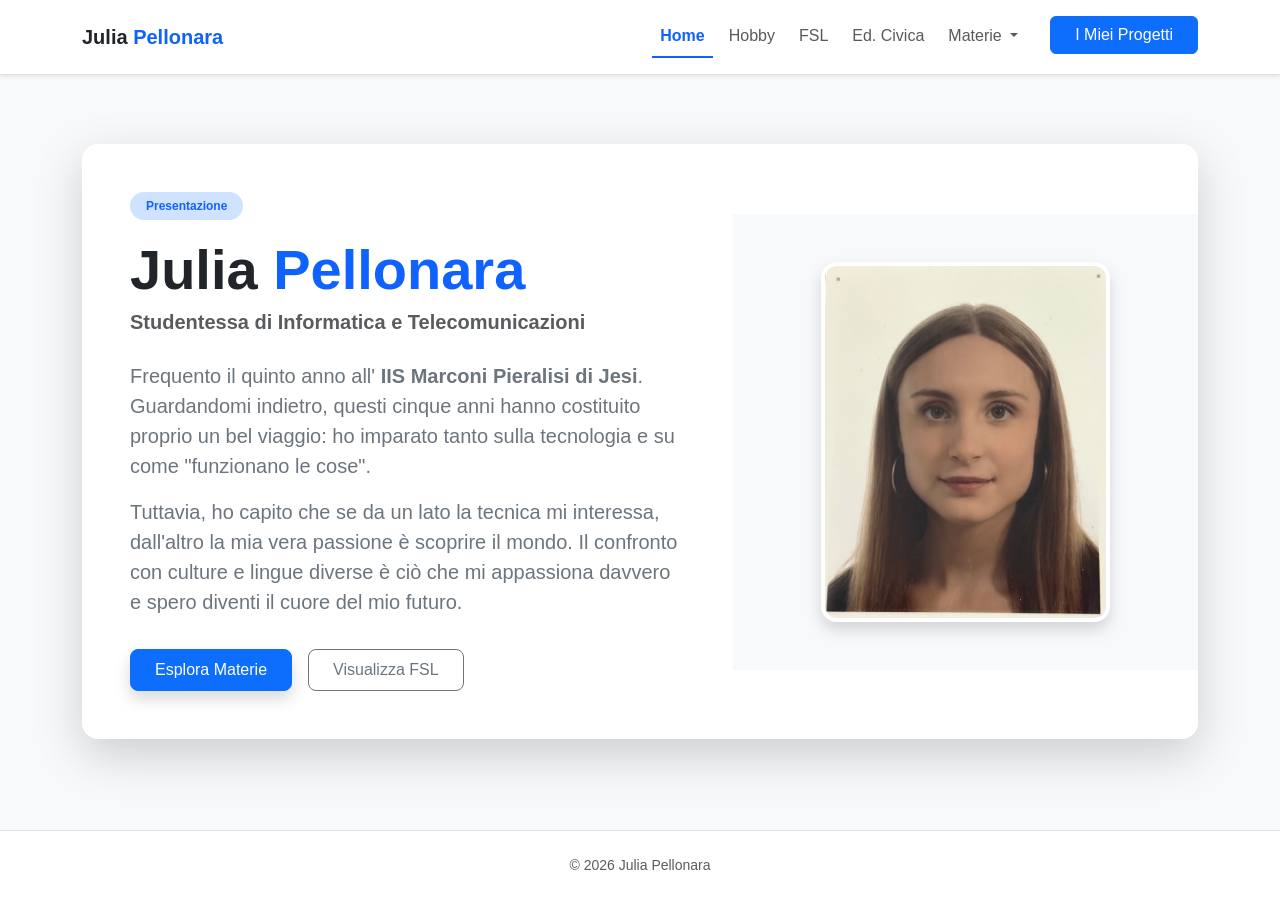
<file: index.html>
<!DOCTYPE html>
<html lang="it">
<head>
    <meta charset="UTF-8">
    <meta name="viewport" content="width=device-width, initial-scale=1.0">
    <title>Portfolio | Home</title>
    <link href="https://cdn.jsdelivr.net/npm/bootstrap@5.3.2/dist/css/bootstrap.min.css" rel="stylesheet">
    <link rel="stylesheet" href="style.css">
</head>
<body class="d-flex flex-column min-vh-100 bg-light">

    <nav class="navbar navbar-expand-lg navbar-light bg-white border-bottom shadow-sm sticky-top py-3">
        <div class="container">
            <a class="navbar-brand fw-bold text-primary" href="index.html">
                <span class="text-dark">Julia</span> Pellonara
            </a>
            <button class="navbar-toggler border-0" type="button" data-bs-toggle="collapse" data-bs-target="#navbarNav">
                <span class="navbar-toggler-icon"></span>
            </button>
            <div class="collapse navbar-collapse" id="navbarNav">
                <ul class="navbar-nav ms-auto gap-2">
                    <li class="nav-item"><a class="nav-link active fw-bold" href="index.html">Home</a></li>
                    <li class="nav-item"><a class="nav-link " href="hobby.html">Hobby</a></li>
                    <li class="nav-item"><a class="nav-link " href="pcto.html">FSL</a></li>
                    <li class="nav-item"><a class="nav-link " href="edcivica.html">Ed. Civica</a></li>
                    <li class="nav-item dropdown">
                        <a class="nav-link dropdown-toggle " href="#" id="navbarDropdown" role="button" data-bs-toggle="dropdown">
                            Materie
                        </a>
                        <ul class="dropdown-menu border-0 shadow-sm mt-2">
                            <li><a class="dropdown-item py-2" href="scientifiche.html">Area Scientifica</a></li>
                            <li><a class="dropdown-item py-2" href="umanistiche.html">Area Umanistica</a></li>
                        </ul>
                    </li>
                    <li class="nav-item"><a class="btn btn-primary px-4 ms-lg-3" href="progetti.html">I Miei Progetti</a></li>
                </ul>
            </div>
        </div>
    </nav>

   <main class="py-5 my-auto">
    <div class="container">
        <div class="card border-0 shadow-lg rounded-4 overflow-hidden bg-white">
            <div class="row g-0 align-items-center">
                
                <div class="col-lg-7 p-4 p-md-5 order-2 order-lg-1">
                    <div class="mb-3">
                        <span class="badge bg-primary-subtle text-primary px-3 py-2 rounded-pill fw-semibold">
                            Presentazione
                        </span>
                    </div>
                    
                    <h1 class="display-4 fw-bold text-dark mb-1">
                        Julia <span class="text-primary">Pellonara</span>
                    </h1>
                    <p class="text-muted fw-semibold mb-4 fs-5">Studentessa di Informatica e Telecomunicazioni</p>
                    
                    <div class="text-secondary lh-base fs-5">
                        <p class="mb-3">
                            Frequento il quinto anno all' <strong>IIS Marconi Pieralisi di Jesi</strong>. Guardandomi indietro, questi cinque anni hanno costituito proprio un bel viaggio: ho imparato tanto sulla tecnologia e su come "funzionano le cose".
                        </p>
                        <p class="mb-4">
                            Tuttavia, ho capito che se da un lato la tecnica mi interessa, dall'altro la mia vera passione è scoprire il mondo. Il confronto con culture e lingue diverse è ciò che mi appassiona davvero e spero diventi il cuore del mio futuro.
                        </p>
                    </div>
                    
                    <div class="d-flex flex-wrap gap-3 pt-2">
                        <a href="scientifiche.html" class="btn btn-primary btn-lg px-4 py-2 shadow rounded-3 fs-6">
                            Esplora Materie
                        </a>
                        <a href="pcto.html" class="btn btn-outline-secondary btn-lg px-4 py-2 rounded-3 fs-6">
                            Visualizza FSL
                        </a>
                    </div>
                </div>
                
                <div class="col-lg-5 order-1 order-lg-2 bg-light p-4 p-lg-5 text-center d-flex align-items-center justify-content-center" style="min-height: 400px;">
                    <div class="position-relative">
                        <img src="images/fotoProfilo.jpg" 
                             alt="Foto profilo Julia Pellonara" 
                             class="img-fluid rounded-4 shadow border border-4 border-white hover-lift" 
                             style="max-height: 360px; object-fit: cover; width: 100%; min-width: 260px;">
                    </div>
                </div>

            </div>
        </div>
    </div>
</main>

    <footer class="bg-white border-top py-4 mt-auto">
        <div class="container text-center">
            <p class="mb-0 text-muted small">&copy; 2026 Julia Pellonara</p>
        </div>
    </footer>

    <script src="https://cdn.jsdelivr.net/npm/bootstrap@5.3.2/dist/js/bootstrap.bundle.min.js"></script>
</body>
</html>
</file>
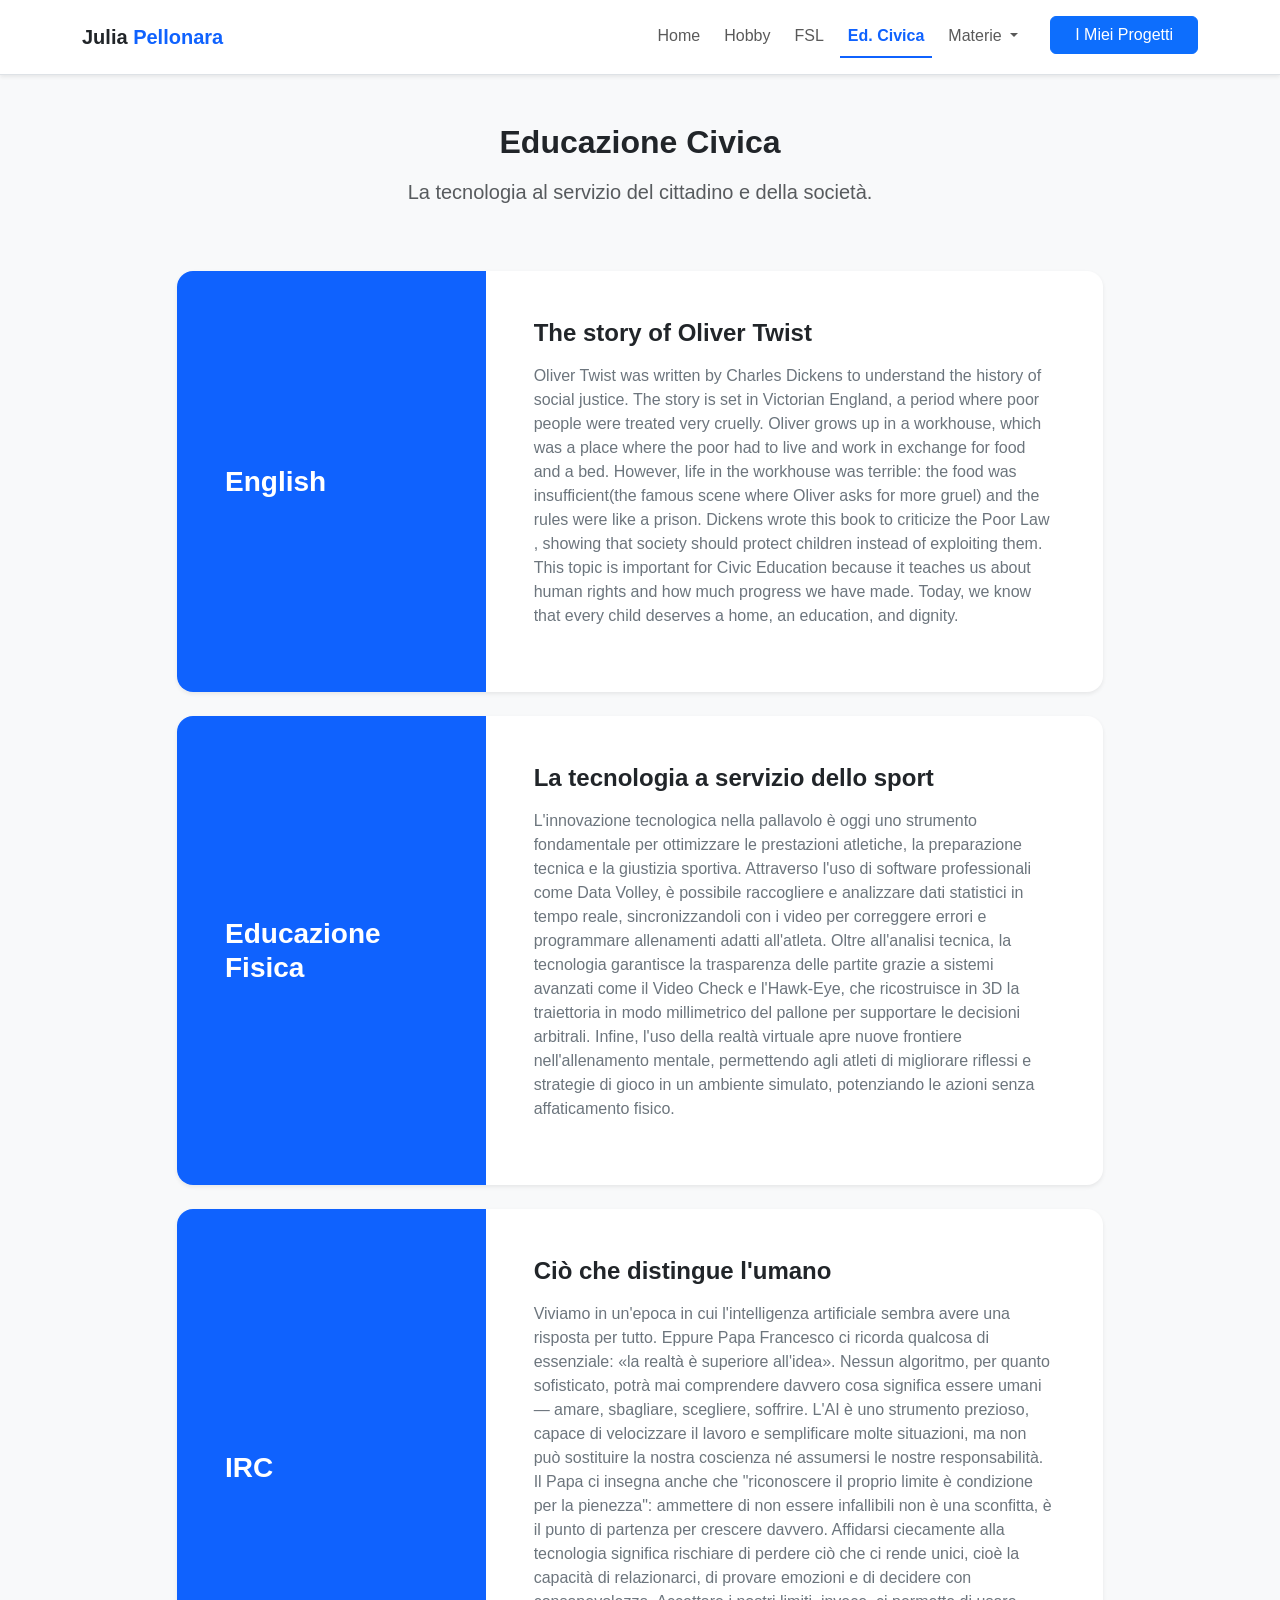
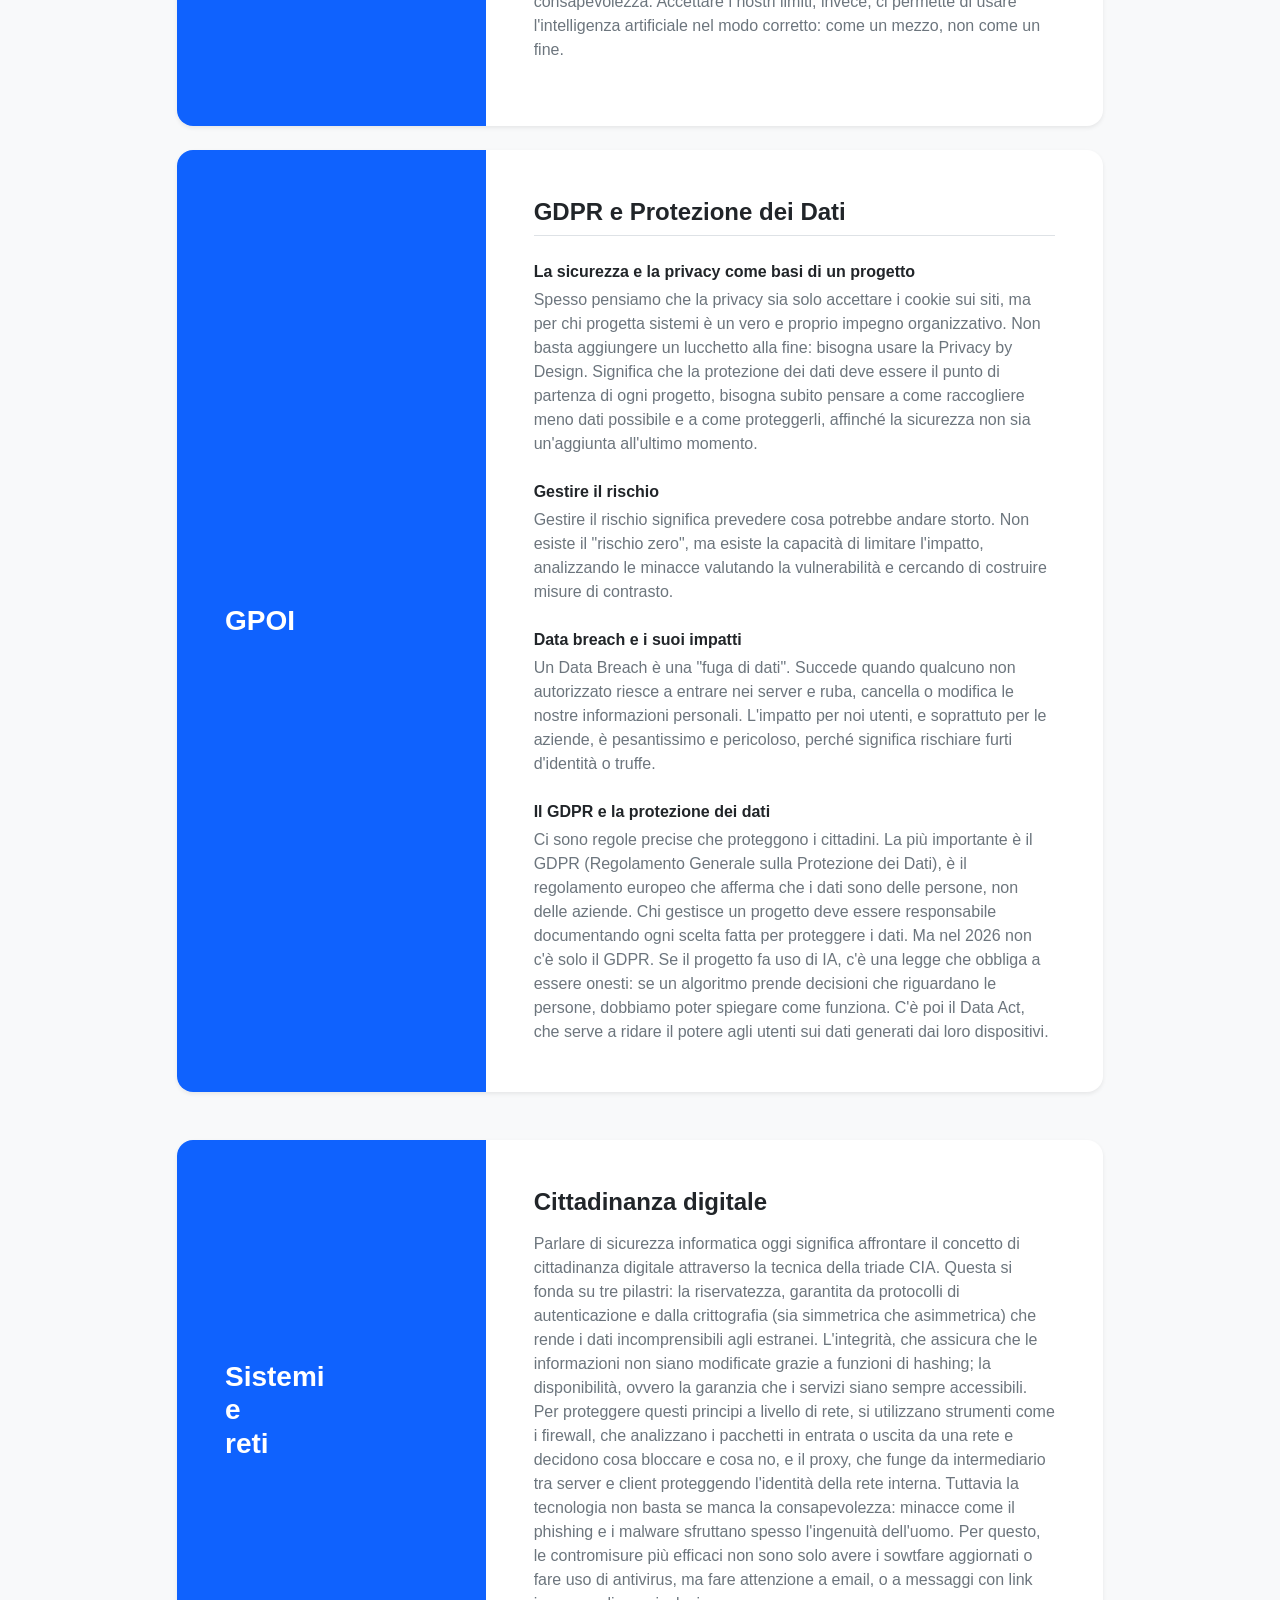
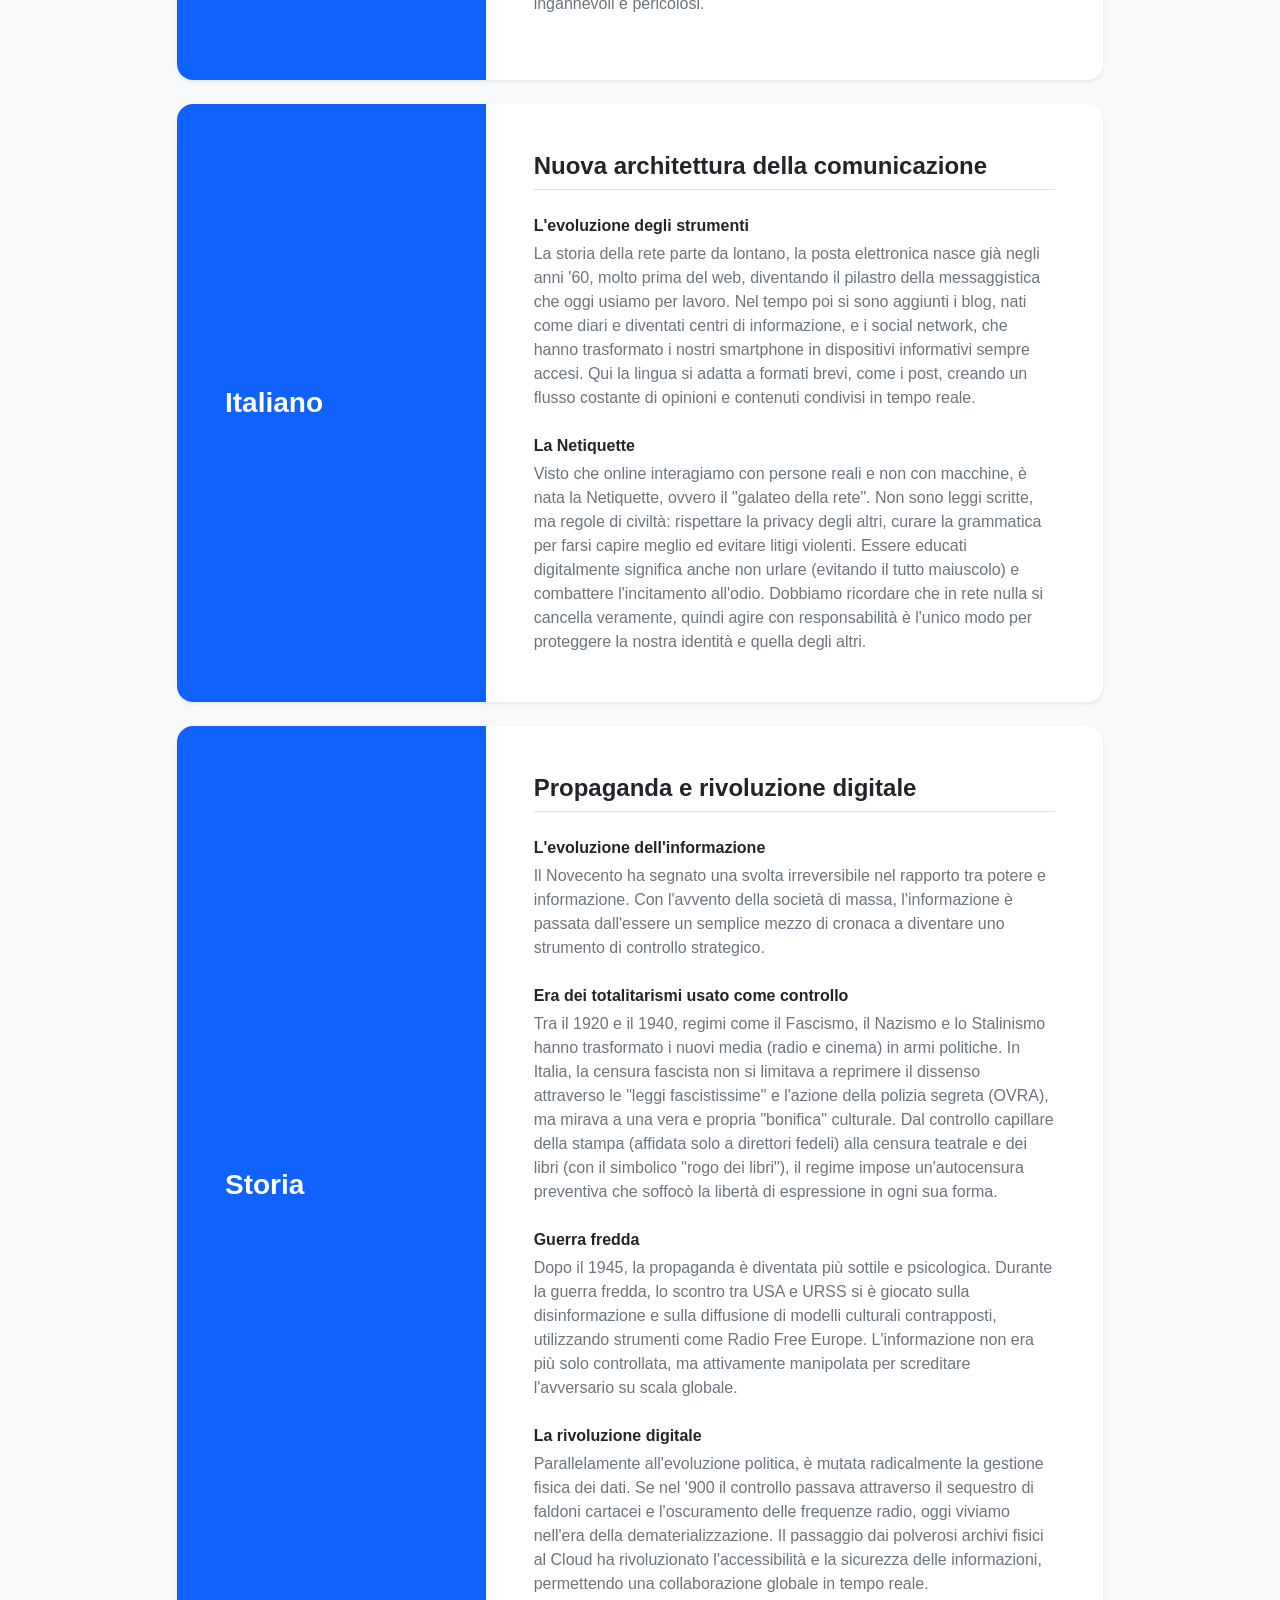
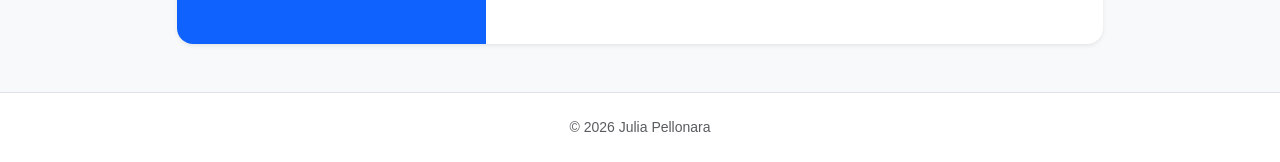
<file: edcivica.html>
<!DOCTYPE html>
<html lang="it">
<head>
    <meta charset="UTF-8">
    <meta name="viewport" content="width=device-width, initial-scale=1.0">
    <title>Portfolio| Educazione Civica</title>
    <link href="https://cdn.jsdelivr.net/npm/bootstrap@5.3.2/dist/css/bootstrap.min.css" rel="stylesheet">
    <link rel="stylesheet" href="style.css">
</head>
<body class="d-flex flex-column min-vh-100 bg-light">

    <nav class="navbar navbar-expand-lg navbar-light bg-white border-bottom shadow-sm sticky-top py-3">
        <div class="container">
            <a class="navbar-brand fw-bold text-primary" href="index.html">
                <span class="text-dark">Julia</span> Pellonara
            </a>
            <button class="navbar-toggler border-0" type="button" data-bs-toggle="collapse" data-bs-target="#navbarNav">
                <span class="navbar-toggler-icon"></span>
            </button>
            <div class="collapse navbar-collapse" id="navbarNav">
                <ul class="navbar-nav ms-auto gap-2">
                    <li class="nav-item"><a class="nav-link " href="index.html">Home</a></li>
                    <li class="nav-item"><a class="nav-link " href="hobby.html">Hobby</a></li>
                    <li class="nav-item"><a class="nav-link " href="pcto.html">FSL</a></li>
                    <li class="nav-item"><a class="nav-link active fw-bold" href="edcivica.html">Ed. Civica</a></li>
                    <li class="nav-item dropdown">
                        <a class="nav-link dropdown-toggle " href="#" id="navbarDropdown" role="button" data-bs-toggle="dropdown">
                            Materie
                        </a>
                        <ul class="dropdown-menu border-0 shadow-sm mt-2">
                            <li><a class="dropdown-item py-2" href="scientifiche.html">Area Scientifica</a></li>
                            <li><a class="dropdown-item py-2" href="umanistiche.html">Area Umanistica</a></li>
                        </ul>
                    </li>
                    <li class="nav-item"><a class="btn btn-primary px-4 ms-lg-3" href="progetti.html">I Miei Progetti</a></li>
                </ul>
            </div>
        </div>
    </nav>

    <main class="container py-5">
        <div class="row justify-content-center mb-5">
            <div class="col-lg-10 text-center">
                <h2 class="fw-bold mb-3">Educazione Civica</h2>
                <p class="lead text-muted">La tecnologia al servizio del cittadino e della società.</p>
            </div>
        </div>
        <div class="row justify-content-center">
            <div class="col-lg-10">
                <div class="card border-0 shadow-sm rounded-4 overflow-hidden">
                    <div class="row g-0">
                        <div class="col-md-4 bg-primary text-white p-5 d-flex flex-column justify-content-center">
                            <h3 class="fw-bold mb-0">English</h3>
                        </div>
                        <div class="col-md-8 p-5">
                            <h4 class="fw-bold mb-3">The story of Oliver Twist</h4>
                            <p class="text-secondary">
                                Oliver Twist was written by Charles Dickens to understand the history of social justice. The story is set in Victorian England, a period where poor people were treated very cruelly. 
                                Oliver grows up in a workhouse, which was a place where the poor had to live and work in exchange for food and a bed.
                                However, life in the workhouse was terrible: the food was insufficient(the famous scene where Oliver asks for more gruel) and the rules were like a prison. 
                                Dickens wrote this book to criticize the Poor Law , showing that society should protect children instead of exploiting them. 
                                This topic is important for Civic Education because it teaches us about human rights and how much progress we have made. Today, we know that every child deserves a home, an education, and dignity.
                            </p>

                        </div>
                    </div>
                </div>

                <br>
                <div class="card border-0 shadow-sm rounded-4 overflow-hidden">
                    <div class="row g-0">
                        <div class="col-md-4 bg-primary text-white p-5 d-flex flex-column justify-content-center">
                            <h3 class="fw-bold mb-0">Educazione <br> Fisica</h3>
                        </div>
                        <div class="col-md-8 p-5">
                            <h4 class="fw-bold mb-3">La tecnologia a servizio dello sport</h4>
                            <p class="text-secondary">
                                L'innovazione tecnologica nella pallavolo è oggi uno strumento fondamentale per ottimizzare le prestazioni atletiche, la preparazione tecnica e la giustizia sportiva. 
                                Attraverso l'uso di software professionali come Data Volley, è possibile raccogliere e analizzare dati statistici in tempo reale, sincronizzandoli con i video per correggere errori e programmare allenamenti adatti all'atleta.  
                                Oltre all'analisi tecnica, la tecnologia garantisce la trasparenza delle partite grazie a sistemi avanzati come il Video Check e l'Hawk-Eye, che ricostruisce in 3D la traiettoria in modo millimetrico del pallone per supportare le decisioni arbitrali. 
                                Infine, l'uso della realtà virtuale apre nuove frontiere nell'allenamento mentale, permettendo agli atleti di migliorare riflessi e strategie di gioco in un ambiente simulato, potenziando le azioni senza affaticamento fisico.  
                            </p>
                        </div>
                    </div>
                </div>
                <br>

                <div class="card border-0 shadow-sm rounded-4 overflow-hidden">
                    <div class="row g-0">
                        <div class="col-md-4 bg-primary text-white p-5 d-flex flex-column justify-content-center">
                            <h3 class="fw-bold mb-0">IRC</h3>
                        </div>
                        <div class="col-md-8 p-5">
                            <h4 class="fw-bold mb-3">Ciò che distingue l'umano</h4>
                            <p class="text-secondary">
                                Viviamo in un'epoca in cui l'intelligenza artificiale sembra avere una risposta per tutto. Eppure Papa Francesco ci ricorda qualcosa di essenziale: «la realtà è superiore all'idea». Nessun algoritmo, per quanto sofisticato, potrà mai comprendere davvero cosa significa essere umani — amare, sbagliare, scegliere, soffrire. L'AI è uno strumento prezioso, capace di velocizzare il lavoro e semplificare molte situazioni, ma non può sostituire la nostra coscienza né assumersi le nostre responsabilità. 
                                Il Papa ci insegna anche che "riconoscere il proprio limite è condizione per la pienezza": ammettere di non essere infallibili non è una sconfitta, è il punto di partenza per crescere davvero. 
                                Affidarsi ciecamente alla tecnologia significa rischiare di perdere ciò che ci rende unici, cioè la capacità di relazionarci, di provare emozioni e di decidere con consapevolezza. 
                                Accettare i nostri limiti, invece, ci permette di usare l'intelligenza artificiale nel modo corretto: come un mezzo, non come un fine. 
                            </p>
                        </div>
                    </div>
                </div>
                <br>

                <div class="card border-0 shadow-sm rounded-4 overflow-hidden">
                    <div class="row g-0">
                        <div class="col-md-4 bg-primary text-white p-5 d-flex flex-column justify-content-center">
                            <h3 class="fw-bold mb-0">GPOI</h3>
                        </div>
                        <div class="col-md-8 p-5">
                        <h4 class="fw-bold mb-4 border-bottom pb-2">GDPR e Protezione dei Dati</h4>

                        <span class="d-block fw-bold text-dark mb-1">La sicurezza e la privacy come basi di un progetto</span>
                        <p class="text-secondary mb-4">
                            Spesso pensiamo che la privacy sia solo accettare i cookie sui siti, ma per chi progetta sistemi è un vero e proprio impegno organizzativo. Non basta aggiungere un lucchetto alla fine: bisogna usare la Privacy by Design. Significa che la protezione dei dati deve essere il punto di partenza di ogni progetto, bisogna subito pensare a come raccogliere meno dati possibile e a come proteggerli, affinché la sicurezza non sia un'aggiunta all'ultimo momento.
                        </p>

                        <span class="d-block fw-bold text-dark mb-1">Gestire il rischio</span>
                        <p class="text-secondary mb-4">
                            Gestire il rischio significa prevedere cosa potrebbe andare storto. Non esiste il "rischio zero", ma esiste la capacità di limitare l'impatto, analizzando le minacce valutando la vulnerabilità e cercando di costruire misure di contrasto.
                        </p>

                        <span class="d-block fw-bold text-dark mb-1">Data breach e i suoi impatti</span>
                        <p class="text-secondary mb-4">
                            Un Data Breach è una "fuga di dati". Succede quando qualcuno non autorizzato riesce a entrare nei server e ruba, cancella o modifica le nostre informazioni personali. L'impatto per noi utenti, e soprattuto per le aziende, è pesantissimo e pericoloso, perché significa rischiare furti d'identità o truffe.
                        </p>

                        <span class="d-block fw-bold text-dark mb-1">Il GDPR e la protezione dei dati</span>
                        <p class="text-secondary mb-0">
                            Ci sono regole precise che proteggono i cittadini. La più importante è il GDPR (Regolamento Generale sulla Protezione dei Dati), è il regolamento europeo che afferma che i dati sono delle persone, non delle aziende. Chi gestisce un progetto deve essere responsabile documentando ogni scelta fatta per proteggere i dati. Ma nel 2026 non c'è solo il GDPR. Se il progetto fa uso di IA, c'è una legge che obbliga a essere onesti: se un algoritmo prende decisioni che riguardano le persone, dobbiamo poter spiegare come funziona. C'è poi il Data Act, che serve a ridare il potere agli utenti sui dati generati dai loro dispositivi.
                        </p>
                    </div>
                    </div>
                </div>
                <br>
                <br>
                <div class="card border-0 shadow-sm rounded-4 overflow-hidden">
                    <div class="row g-0">
                        <div class="col-md-4 bg-primary text-white p-5 d-flex flex-column justify-content-center">
                            <h3 class="fw-bold mb-0">Sistemi <br> e <br> reti</h3>
                        </div>
                        <div class="col-md-8 p-5">
                            <h4 class="fw-bold mb-3">Cittadinanza digitale</h4>
                            <p class="text-secondary">
                               Parlare di sicurezza informatica oggi significa affrontare il concetto di cittadinanza
                                digitale attraverso la tecnica della triade CIA. Questa si fonda su tre pilastri: la
                                riservatezza, garantita da protocolli di autenticazione e dalla crittografia (sia
                                simmetrica che asimmetrica) che rende i dati incomprensibili agli estranei.
                                L'integrità, che assicura che le informazioni non siano modificate grazie a funzioni di
                                hashing; la disponibilità, ovvero la garanzia che i servizi siano sempre accessibili. Per
                                proteggere questi principi a livello di rete, si utilizzano strumenti come i firewall, che
                                analizzano i pacchetti in entrata o uscita da una rete e decidono cosa bloccare e cosa
                                no, e il proxy, che funge da intermediario tra server e client proteggendo l'identità
                                della rete interna. Tuttavia la tecnologia non basta se manca la consapevolezza:
                                minacce come il phishing e i malware sfruttano spesso l'ingenuità dell'uomo. Per
                                questo, le contromisure più efficaci non sono solo avere i sowtfare aggiornati o fare
                                uso di antivirus, ma fare attenzione a email, o a messaggi con link ingannevoli e
                                pericolosi.
                        </div>
                    </div>
                </div>
                <br>
                <div class="card border-0 shadow-sm rounded-4 overflow-hidden">
                    <div class="row g-0">
                        <div class="col-md-4 bg-primary text-white p-5 d-flex flex-column justify-content-center">
                            <h3 class="fw-bold mb-0">Italiano</h3>
                        </div>
                        <div class="col-md-8 p-5">
                    <h4 class="fw-bold mb-4 border-bottom pb-2">Nuova architettura della comunicazione</h4> 

                    <span class="d-block fw-bold text-dark mb-1">L'evoluzione degli strumenti</span>
                    <p class="text-secondary mb-4">
                        La storia della rete parte da lontano, la posta elettronica nasce già negli anni '60, molto prima del web, diventando il pilastro della messaggistica che oggi usiamo per lavoro. Nel tempo poi si sono aggiunti i blog, nati come diari e diventati centri di informazione, e i social network, che hanno trasformato i nostri smartphone in dispositivi informativi sempre accesi. Qui la lingua si adatta a formati brevi, come i post, creando un flusso costante di opinioni e contenuti condivisi in tempo reale.
                    </p>

                    <span class="d-block fw-bold text-dark mb-1">La Netiquette</span>
                    <p class="text-secondary mb-0">
                        Visto che online interagiamo con persone reali e non con macchine, è nata la Netiquette, ovvero il "galateo della rete". Non sono leggi scritte, ma regole di civiltà: rispettare la privacy degli altri, curare la grammatica per farsi capire meglio ed evitare litigi violenti. Essere educati digitalmente significa anche non urlare (evitando il tutto maiuscolo) e combattere l'incitamento all'odio. Dobbiamo ricordare che in rete nulla si cancella veramente, quindi agire con responsabilità è l'unico modo per proteggere la nostra identità e quella degli altri.
                    </p>
                </div>
                    </div>
                </div>
                <br>
                <div class="card border-0 shadow-sm rounded-4 overflow-hidden">
                    <div class="row g-0">
                        <div class="col-md-4 bg-primary text-white p-5 d-flex flex-column justify-content-center">
                            <h3 class="fw-bold mb-0">Storia</h3>
                        </div>
                        <div class="col-md-8 p-5">
                        
                        <h4 class="fw-bold mb-4 border-bottom pb-2">Propaganda e rivoluzione digitale</h4> 

                        <span class="d-block fw-bold text-dark mb-1">L'evoluzione dell'informazione</span>
                        <p class="text-secondary mb-4">
                            Il Novecento ha segnato una svolta irreversibile nel rapporto tra potere e informazione. Con l'avvento della società di massa, l'informazione è passata dall'essere un semplice mezzo di cronaca a diventare uno strumento di controllo strategico.
                        </p>

                        <span class="d-block fw-bold text-dark mb-1">Era dei totalitarismi usato come controllo</span>
                        <p class="text-secondary mb-4">
                            Tra il 1920 e il 1940, regimi come il Fascismo, il Nazismo e lo Stalinismo hanno trasformato i nuovi media (radio e cinema) in armi politiche. In Italia, la censura fascista non si limitava a reprimere il dissenso attraverso le "leggi fascistissime" e l'azione della polizia segreta (OVRA), ma mirava a una vera e propria "bonifica" culturale. Dal controllo capillare della stampa (affidata solo a direttori fedeli) alla censura teatrale e dei libri (con il simbolico "rogo dei libri"), il regime impose un'autocensura preventiva che soffocò la libertà di espressione in ogni sua forma.
                        </p>

                        <span class="d-block fw-bold text-dark mb-1">Guerra fredda</span>
                        <p class="text-secondary mb-4">
                            Dopo il 1945, la propaganda è diventata più sottile e psicologica. Durante la guerra fredda, lo scontro tra USA e URSS si è giocato sulla disinformazione e sulla diffusione di modelli culturali contrapposti, utilizzando strumenti come Radio Free Europe. L'informazione non era più solo controllata, ma attivamente manipolata per screditare l'avversario su scala globale.
                        </p>

                        <span class="d-block fw-bold text-dark mb-1">La rivoluzione digitale</span>
                        <p class="text-secondary mb-0">
                            Parallelamente all'evoluzione politica, è mutata radicalmente la gestione fisica dei dati. Se nel '900 il controllo passava attraverso il sequestro di faldoni cartacei e l'oscuramento delle frequenze radio, oggi viviamo nell'era della dematerializzazione. Il passaggio dai polverosi archivi fisici al Cloud ha rivoluzionato l'accessibilità e la sicurezza delle informazioni, permettendo una collaborazione globale in tempo reale.
                        </p>
                    </div>
                    </div>
                </div>

                
                
            </div>
            
        </div>
    </main>

    <footer class="bg-white border-top py-4 mt-auto">
        <div class="container text-center">
            <p class="mb-0 text-muted small">&copy; 2026 Julia Pellonara</p>
        </div>
    </footer>

    <script src="https://cdn.jsdelivr.net/npm/bootstrap@5.3.2/dist/js/bootstrap.bundle.min.js"></script>
</body>
</html>
</file>
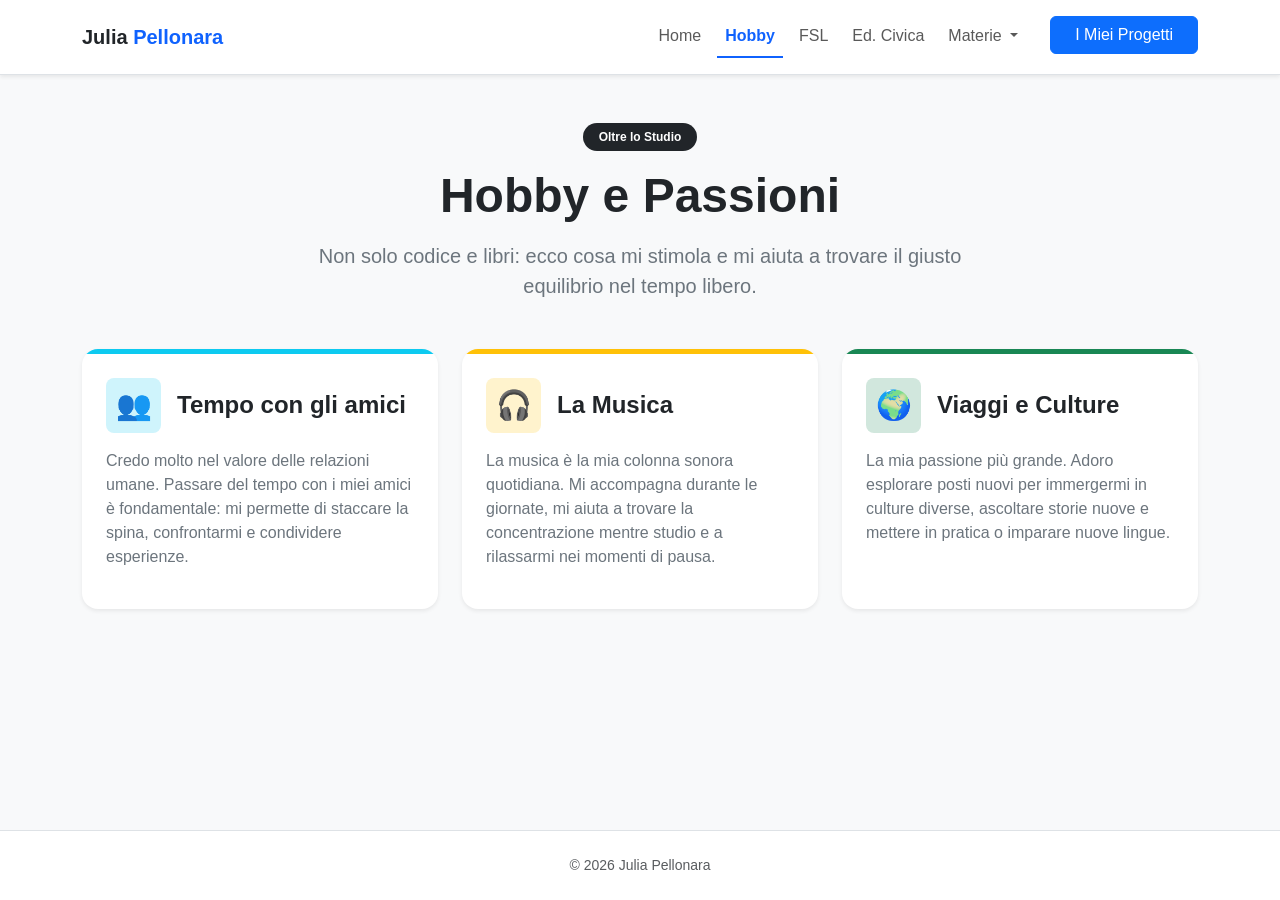
<file: hobby.html>
<!DOCTYPE html>
<html lang="it">
<head>
    <meta charset="UTF-8">
    <meta name="viewport" content="width=device-width, initial-scale=1.0">
    <title>Portfolio | Hobby e Passioni</title>
    <link href="https://cdn.jsdelivr.net/npm/bootstrap@5.3.2/dist/css/bootstrap.min.css" rel="stylesheet">
    <link rel="stylesheet" href="style.css">
</head>
<body class="d-flex flex-column min-vh-100 bg-light">

    <nav class="navbar navbar-expand-lg navbar-light bg-white border-bottom shadow-sm sticky-top py-3">
        <div class="container">
            <a class="navbar-brand fw-bold text-primary" href="index.html">
                <span class="text-dark">Julia</span> Pellonara
            </a>
            <button class="navbar-toggler border-0" type="button" data-bs-toggle="collapse" data-bs-target="#navbarNav">
                <span class="navbar-toggler-icon"></span>
            </button>
            <div class="collapse navbar-collapse" id="navbarNav">
                <ul class="navbar-nav ms-auto gap-2">
                    <li class="nav-item"><a class="nav-link" href="index.html">Home</a></li>
                    <li class="nav-item"><a class="nav-link active fw-bold" href="hobby.html">Hobby</a></li>
                    <li class="nav-item"><a class="nav-link" href="pcto.html">FSL</a></li>
                    <li class="nav-item"><a class="nav-link" href="edcivica.html">Ed. Civica</a></li>
                    <li class="nav-item dropdown">
                        <a class="nav-link dropdown-toggle" href="#" id="navbarDropdown" role="button" data-bs-toggle="dropdown">
                            Materie
                        </a>
                        <ul class="dropdown-menu border-0 shadow-sm mt-2">
                            <li><a class="dropdown-item py-2" href="scientifiche.html">Area Scientifica</a></li>
                            <li><a class="dropdown-item py-2" href="umanistiche.html">Area Umanistica</a></li>
                        </ul>
                    </li>
                    <li class="nav-item"><a class="btn btn-primary px-4 ms-lg-3" href="progetti.html">I Miei Progetti</a></li>
                </ul>
            </div>
        </div>
    </nav>

    <main class="container py-5">

        <div class="text-center mb-5">
            <span class="badge bg-dark text-white px-3 py-2 rounded-pill fw-semibold mb-3">Oltre lo Studio</span>
            <h1 class="display-5 fw-bold text-dark mb-3">Hobby e Passioni</h1>
            <p class="text-secondary lead mx-auto" style="max-width: 650px;">
                Non solo codice e libri: ecco cosa mi stimola e mi aiuta a trovare il giusto equilibrio nel tempo libero.
            </p>
        </div>

        <div class="row g-4">
            

            <div class="col-lg-4 col-md-6">
                <div class="card h-100 border-0 shadow-sm rounded-4 hover-lift overflow-hidden">
                    <!-- Linea colorata in cima alla card -->
                    <div class="bg-info" style="height: 5px;"></div>
                    <div class="card-body p-4 d-flex flex-column">
                        <div class="d-flex align-items-center mb-3">
                            <div class="d-inline-flex align-items-center justify-content-center rounded-3 bg-info-subtle text-info me-3" style="width: 55px; height: 55px; font-size: 1.8rem;">
                                👥
                            </div>
                            <h4 class="fw-bold text-dark mb-0">Tempo con gli amici</h4>
                        </div>
                        <p class="text-secondary fs-6 flex-grow-1">
                            Credo molto nel valore delle relazioni umane. Passare del tempo con i miei amici è fondamentale: mi permette di staccare la spina, confrontarmi e condividere esperienze.
                        </p>
                    </div>
                </div>
            </div>

            <div class="col-lg-4 col-md-6">
                <div class="card h-100 border-0 shadow-sm rounded-4 hover-lift overflow-hidden">
                    <div class="bg-warning" style="height: 5px;"></div>
                    <div class="card-body p-4 d-flex flex-column">
                        <div class="d-flex align-items-center mb-3">
                            <div class="d-inline-flex align-items-center justify-content-center rounded-3 bg-warning-subtle text-warning me-3" style="width: 55px; height: 55px; font-size: 1.8rem;">
                                🎧
                            </div>
                            <h4 class="fw-bold text-dark mb-0">La Musica</h4>
                        </div>
                        <p class="text-secondary fs-6 flex-grow-1">
                            La musica è la mia colonna sonora quotidiana. Mi accompagna durante le giornate, mi aiuta a trovare la concentrazione mentre studio e a rilassarmi nei momenti di pausa.
                        </p>
                    </div>
                </div>
            </div>

            <div class="col-lg-4 col-md-6">
                <div class="card h-100 border-0 shadow-sm rounded-4 hover-lift overflow-hidden">
                    <div class="bg-success" style="height: 5px;"></div>
                    <div class="card-body p-4 d-flex flex-column">
                        <div class="d-flex align-items-center mb-3">
                            <div class="d-inline-flex align-items-center justify-content-center rounded-3 bg-success-subtle text-success me-3" style="width: 55px; height: 55px; font-size: 1.8rem;">
                                🌍
                            </div>
                            <h4 class="fw-bold text-dark mb-0">Viaggi e Culture</h4>
                        </div>
                        <p class="text-secondary fs-6 flex-grow-1">
                            La mia passione più grande. Adoro esplorare posti nuovi per immergermi in culture diverse, ascoltare storie nuove e mettere in pratica o imparare nuove lingue.
                        </p>
                    </div>
                </div>
            </div>

        </div>
    </main>

    <footer class="bg-white border-top py-4 mt-auto">
        <div class="container text-center">
            <p class="mb-0 text-muted small">&copy; 2026 Julia Pellonara</p>
        </div>
    </footer>

    <script src="https://cdn.jsdelivr.net/npm/bootstrap@5.3.2/dist/js/bootstrap.bundle.min.js"></script>
</body>
</html>
</file>
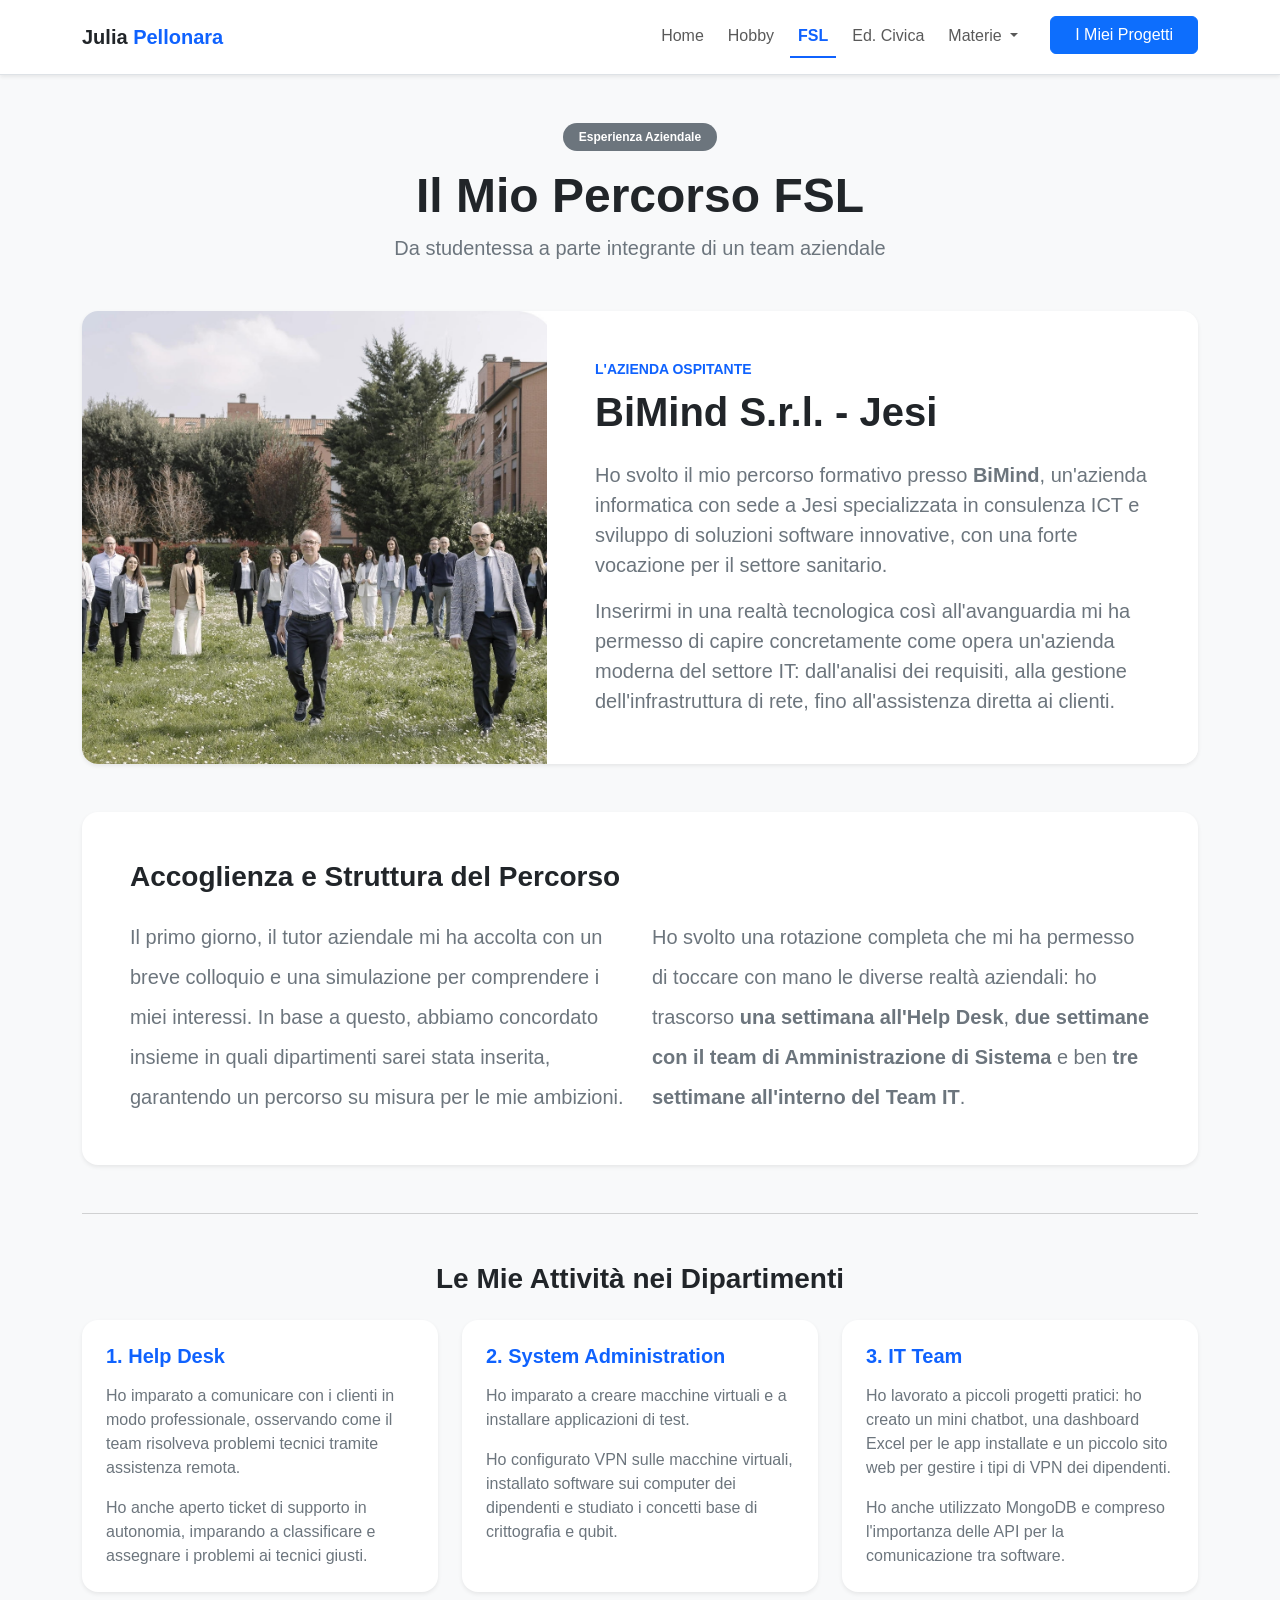
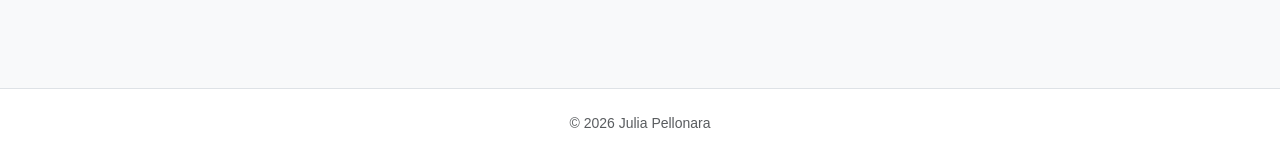
<file: pcto.html>
<!DOCTYPE html>
<html lang="it">
<head>
    <meta charset="UTF-8">
    <meta name="viewport" content="width=device-width, initial-scale=1.0">
    <title>Portfolio | Esperienza FSL</title>
    <link href="https://cdn.jsdelivr.net/npm/bootstrap@5.3.2/dist/css/bootstrap.min.css" rel="stylesheet">
    <link rel="stylesheet" href="style.css">
</head>
<body class="d-flex flex-column min-vh-100 bg-light">

    <nav class="navbar navbar-expand-lg navbar-light bg-white border-bottom shadow-sm sticky-top py-3">
        <div class="container">
            <a class="navbar-brand fw-bold text-primary" href="index.html">
                <span class="text-dark">Julia</span> Pellonara
            </a>
            <button class="navbar-toggler border-0" type="button" data-bs-toggle="collapse" data-bs-target="#navbarNav">
                <span class="navbar-toggler-icon"></span>
            </button>
            <div class="collapse navbar-collapse" id="navbarNav">
                <ul class="navbar-nav ms-auto gap-2">
                    <li class="nav-item"><a class="nav-link" href="index.html">Home</a></li>
                    <li class="nav-item"><a class="nav-link" href="hobby.html">Hobby</a></li>
                    <li class="nav-item"><a class="nav-link active fw-bold" href="pcto.html">FSL</a></li>
                    <li class="nav-item"><a class="nav-link" href="edcivica.html">Ed. Civica</a></li>
                    <li class="nav-item dropdown">
                        <a class="nav-link dropdown-toggle" href="#" id="navbarDropdown" role="button" data-bs-toggle="dropdown">
                            Materie
                        </a>
                        <ul class="dropdown-menu border-0 shadow-sm mt-2">
                            <li><a class="dropdown-item py-2" href="scientifiche.html">Area Scientifica</a></li>
                            <li><a class="dropdown-item py-2" href="umanistiche.html">Area Umanistica</a></li>
                        </ul>
                    </li>
                    <li class="nav-item"><a class="btn btn-primary px-4 ms-lg-3" href="progetti.html">I Miei Progetti</a></li>
                </ul>
            </div>
        </div>
    </nav>

    <main class="container py-5">
        <div class="text-center mb-5">
            <span class="badge bg-secondary text-white px-3 py-2 rounded-pill fw-semibold mb-3">Esperienza Aziendale</span>
            <h1 class="display-5 fw-bold text-dark">Il Mio Percorso FSL</h1>
            <p class="text-secondary lead">Da studentessa a parte integrante di un team aziendale</p>
        </div>

        <div class="card border-0 shadow-sm rounded-4 overflow-hidden mb-5">
            <div class="row g-0">
                <div class="col-lg-5">
                    <img src="images/bimind.jpg" alt="Sede BiMind Jesi" class="img-fluid w-100 h-100" style="object-fit: cover; min-height: 350px;">
                </div>
                <div class="col-lg-7 p-4 p-lg-5 d-flex flex-column justify-content-center bg-white">
                    <span class="text-primary fw-bold text-uppercase small tracking-wide mb-2">L'Azienda Ospitante</span>
                    <h2 class="display-6 fw-bold text-dark mb-4">BiMind S.r.l. - Jesi</h2>
                    <p class="text-secondary fs-5 lh-base">
                        Ho svolto il mio percorso formativo presso <strong>BiMind</strong>, un'azienda informatica con sede a Jesi specializzata in consulenza ICT e sviluppo di soluzioni software innovative, con una forte vocazione per il settore sanitario.
                    </p>
                    <p class="text-secondary fs-5 lh-base mb-0">
                        Inserirmi in una realtà tecnologica così all'avanguardia mi ha permesso di capire concretamente come opera un'azienda moderna del settore IT: dall'analisi dei requisiti, alla gestione dell'infrastruttura di rete, fino all'assistenza diretta ai clienti.
                    </p>
                </div>
            </div>
        </div>

<div class="row mb-5">
    <div class="col-12"> 
        <div class="card border-0 shadow-sm rounded-4 p-4 p-lg-5 bg-white">
            <h3 class="fw-bold text-dark mb-4 text-start">Accoglienza e Struttura del Percorso</h3>
            
            <div class="row g-4">
                <div class="col-lg-6">
                    <p class="text-secondary lh-lg fs-5 mb-0">
                        Il primo giorno, il tutor aziendale mi ha accolta con un breve colloquio e una simulazione per comprendere i miei interessi. 
                        In base a questo, abbiamo concordato insieme in quali dipartimenti sarei stata inserita, garantendo un percorso su misura per le mie ambizioni.
                    </p>
                </div>
                <div class="col-lg-6">
                    <p class="text-secondary lh-lg fs-5 mb-0">
                        Ho svolto una rotazione completa che mi ha permesso di toccare con mano le diverse realtà aziendali: ho trascorso <strong>una settimana all'Help Desk</strong>, 
                        <strong>due settimane con il team di Amministrazione di Sistema</strong> e ben <strong>tre settimane all'interno del Team IT</strong>.
                    </p>
                </div>
            </div>
        </div>
    </div>
</div>

        <hr class="text-muted opacity-25 my-5">

        <h3 class="fw-bold text-dark mb-4 text-center">Le Mie Attività nei Dipartimenti</h3>
        <div class="row g-4 mb-5">
            <div class="col-md-4">
                <div class="card border-0 shadow-sm rounded-4 h-100 p-4 bg-white">
                    <h5 class="fw-bold text-primary mb-3">1. Help Desk</h5>
                    <p class="text-secondary">Ho imparato a comunicare con i clienti in modo professionale, osservando come il team risolveva problemi tecnici tramite assistenza remota.</p>
                    <p class="text-secondary mb-0">Ho anche aperto ticket di supporto in autonomia, imparando a classificare e assegnare i problemi ai tecnici giusti.</p>
                </div>
            </div>
            <div class="col-md-4">
                <div class="card border-0 shadow-sm rounded-4 h-100 p-4 bg-white">
                    <h5 class="fw-bold text-primary mb-3">2. System Administration</h5>
                    <p class="text-secondary">Ho imparato a creare macchine virtuali e a installare applicazioni di test.</p>
                    <p class="text-secondary mb-0">Ho configurato VPN sulle macchine virtuali, installato software sui computer dei dipendenti e studiato i concetti base di crittografia e qubit.</p>
                </div>
            </div>
            <div class="col-md-4">
                <div class="card border-0 shadow-sm rounded-4 h-100 p-4 bg-white">
                    <h5 class="fw-bold text-primary mb-3">3. IT Team</h5>
                    <p class="text-secondary">Ho lavorato a piccoli progetti pratici: ho creato un mini chatbot, una dashboard Excel per le app installate e un piccolo sito web per gestire i tipi di VPN dei dipendenti.</p>
                    <p class="text-secondary mb-0">Ho anche utilizzato MongoDB e compreso l'importanza delle API per la comunicazione tra software.</p>
                </div>
            </div>
        </div>

    </main>

    <footer class="bg-white border-top py-4 mt-auto">
        <div class="container text-center">
            <p class="mb-0 text-muted small">&copy; 2026 Julia Pellonara</p>
        </div>
    </footer>

    <script src="https://cdn.jsdelivr.net/npm/bootstrap@5.3.2/dist/js/bootstrap.bundle.min.js"></script>
</body>
</html>
</file>
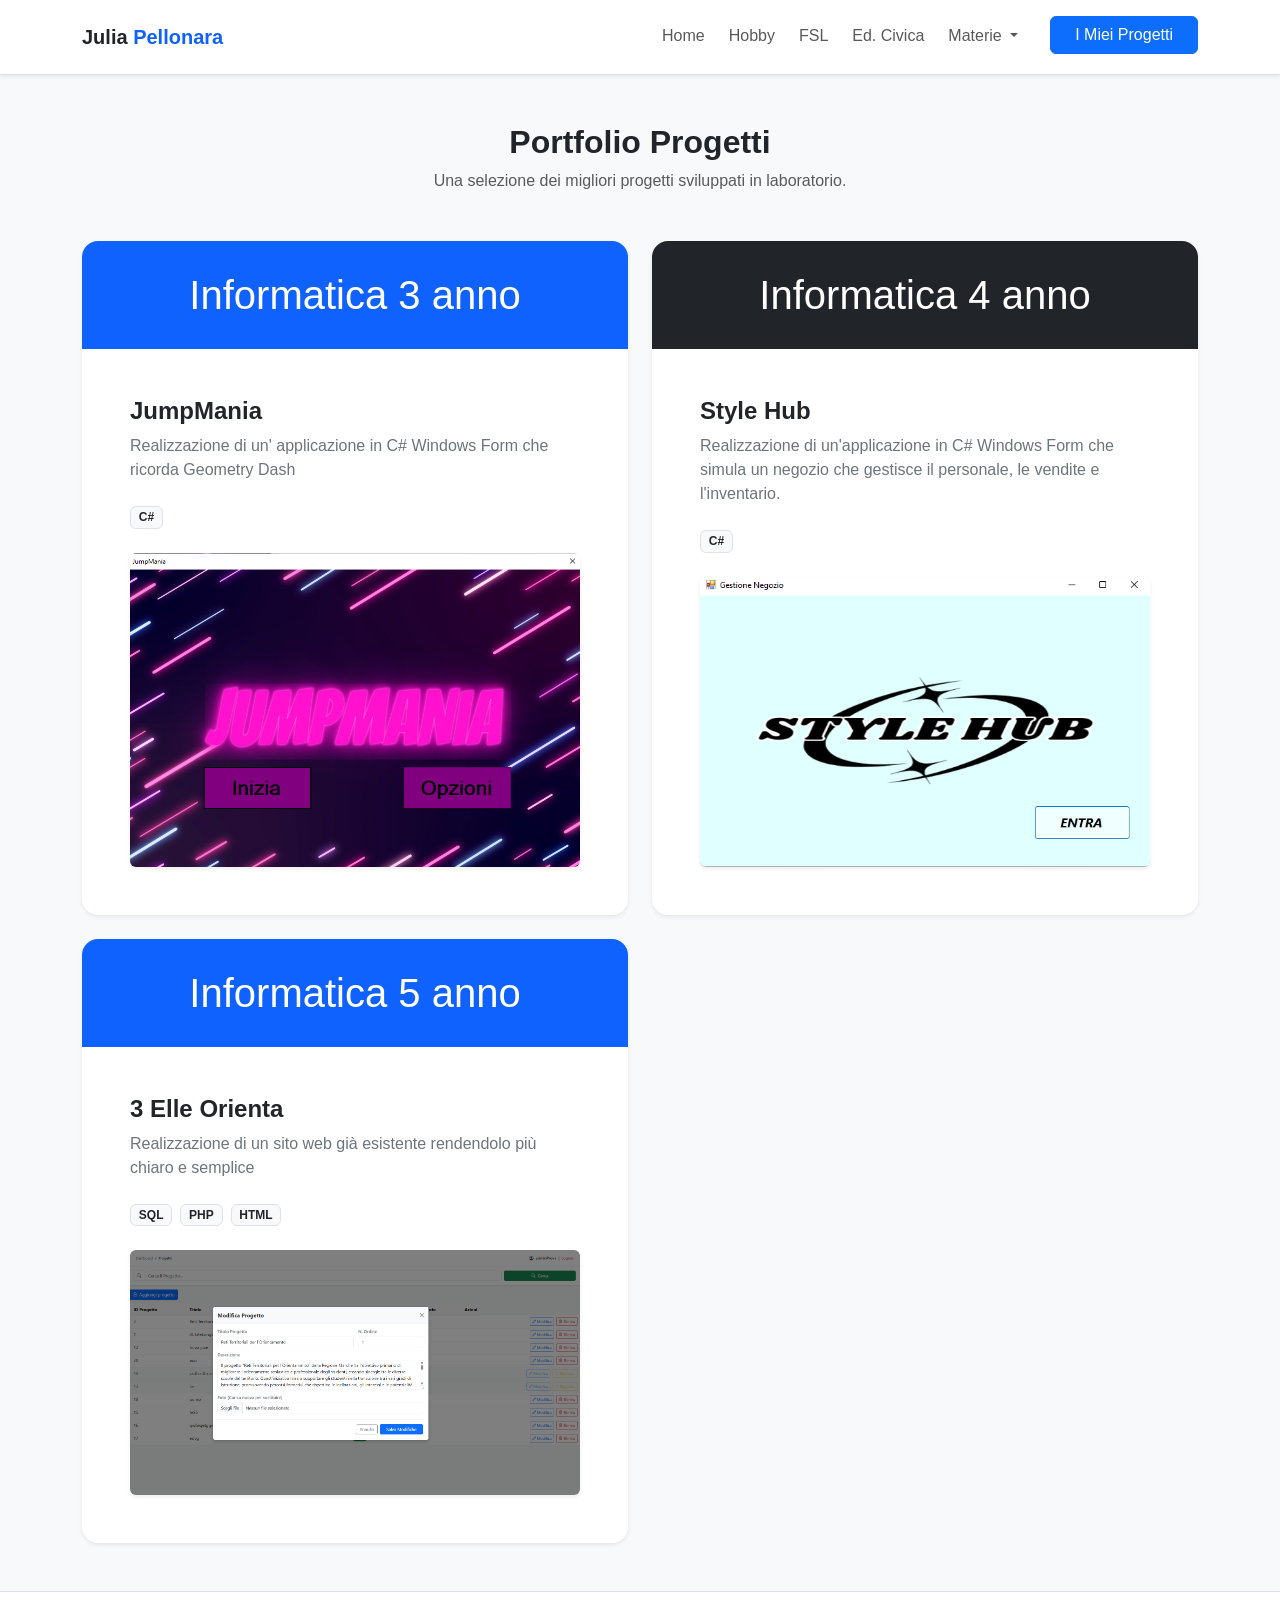
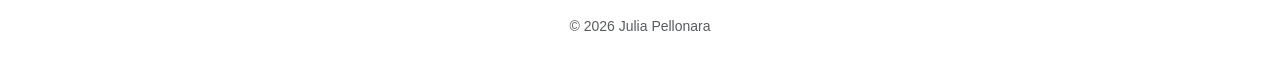
<file: progetti.html>
<!DOCTYPE html>
<html lang="it">
<head>
    <meta charset="UTF-8">
    <meta name="viewport" content="width=device-width, initial-scale=1.0">
    <title>Portfolio | Progetti</title>
    <link href="https://cdn.jsdelivr.net/npm/bootstrap@5.3.2/dist/css/bootstrap.min.css" rel="stylesheet">
    <link rel="stylesheet" href="style.css">
</head>
<body class="d-flex flex-column min-vh-100 bg-light">

    <nav class="navbar navbar-expand-lg navbar-light bg-white border-bottom shadow-sm sticky-top py-3">
        <div class="container">
            <a class="navbar-brand fw-bold text-primary" href="index.html">
                <span class="text-dark">Julia</span> Pellonara
            </a>
            <button class="navbar-toggler border-0" type="button" data-bs-toggle="collapse" data-bs-target="#navbarNav">
                <span class="navbar-toggler-icon"></span>
            </button>
            <div class="collapse navbar-collapse" id="navbarNav">
                <ul class="navbar-nav ms-auto gap-2">
                    <li class="nav-item"><a class="nav-link " href="index.html">Home</a></li>
                    <li class="nav-item"><a class="nav-link " href="hobby.html">Hobby</a></li>
                    <li class="nav-item"><a class="nav-link " href="pcto.html">FSL</a></li>
                    <li class="nav-item"><a class="nav-link " href="edcivica.html">Ed. Civica</a></li>
                    <li class="nav-item dropdown">
                        <a class="nav-link dropdown-toggle " href="#" id="navbarDropdown" role="button" data-bs-toggle="dropdown">
                            Materie
                        </a>
                        <ul class="dropdown-menu border-0 shadow-sm mt-2">
                            <li><a class="dropdown-item py-2" href="scientifiche.html">Area Scientifica</a></li>
                            <li><a class="dropdown-item py-2" href="umanistiche.html">Area Umanistica</a></li>
                        </ul>
                    </li>
                    <li class="nav-item"><a class="btn btn-primary px-4 ms-lg-3" href="progetti.html">I Miei Progetti</a></li>
                </ul>
            </div>
        </div>
    </nav>

    <main class="container py-5">
        <div class="text-center mb-5">
            <h2 class="fw-bold">Portfolio Progetti</h2>
            <p class="text-muted">Una selezione dei migliori progetti sviluppati in laboratorio.</p>
        </div>
        <div class="row g-4">
            <div class="col-md-6">
                <div class="card border-0 shadow-sm rounded-4 overflow-hidden h-100">
                    <div class="bg-primary text-white p-4 text-center">
                        <span class="fs-1">Informatica 3 anno</span>
                    </div>
                    <div class="card-body p-4 p-lg-5">
                        <h4 class="fw-bold">JumpMania</h4>
                        <p class="text-secondary mb-4">
                            Realizzazione di un' applicazione in C# Windows Form che ricorda Geometry Dash
                        </p>
                        <div class="d-flex gap-2 mb-0">
                            <span class="badge bg-light text-dark border">C#</span>
                        </div>
                         <img src="images/JumpMania.png" alt="Descrizione" class="img-fluid rounded shadow-sm mt-4">
                    </div>
                </div>
            </div>
            <div class="col-md-6">
                <div class="card border-0 shadow-sm rounded-4 overflow-hidden h-100">
                    <div class="bg-dark text-white p-4 text-center">
                        <span class="fs-1">Informatica 4 anno</span>
                    </div>
                    <div class="card-body p-4 p-lg-5">
                        <h4 class="fw-bold">Style Hub</h4>
                        <p class="text-secondary mb-4">
                           Realizzazione di un'applicazione in C# Windows Form che simula un negozio che gestisce il personale, le vendite e l'inventario.
                        </p>
                        <div class="d-flex gap-2 mb-0">
                            <span class="badge bg-light text-dark border">C#</span>
                        </div>
                        <img src="images/StyleHub.png" alt="Descrizione" class="img-fluid rounded shadow-sm mt-4">
                    </div>
                </div>
            </div>
            
            <div class="col-md-6">
                <div class="card border-0 shadow-sm rounded-4 overflow-hidden h-100">
                    <div class="bg-primary text-white p-4 text-center">
                        <span class="fs-1">Informatica 5 anno</span>
                    </div>
                    <div class="card-body p-4 p-lg-5">
                        <h4 class="fw-bold">3 Elle Orienta</h4>
                        <p class="text-secondary mb-4">
                            Realizzazione di un sito web già esistente rendendolo più chiaro e semplice
                        </p>
                        <div class="d-flex gap-2 mb-0">
                            <span class="badge bg-light text-dark border">SQL</span>
                            <span class="badge bg-light text-dark border">PHP</span>
                            <span class="badge bg-light text-dark border">HTML</span>
                        </div>
                         <img src="images/3ElleOrienta.png" alt="Descrizione" class="img-fluid rounded shadow-sm mt-4">
                    </div>
                </div>
            </div>
        </div>
    </main>

    <footer class="bg-white border-top py-4 mt-auto">
        <div class="container text-center">
            <p class="mb-0 text-muted small">&copy; 2026 Julia Pellonara</p>
        </div>
    </footer>

    <script src="https://cdn.jsdelivr.net/npm/bootstrap@5.3.2/dist/js/bootstrap.bundle.min.js"></script>
</body>
</html>
</file>
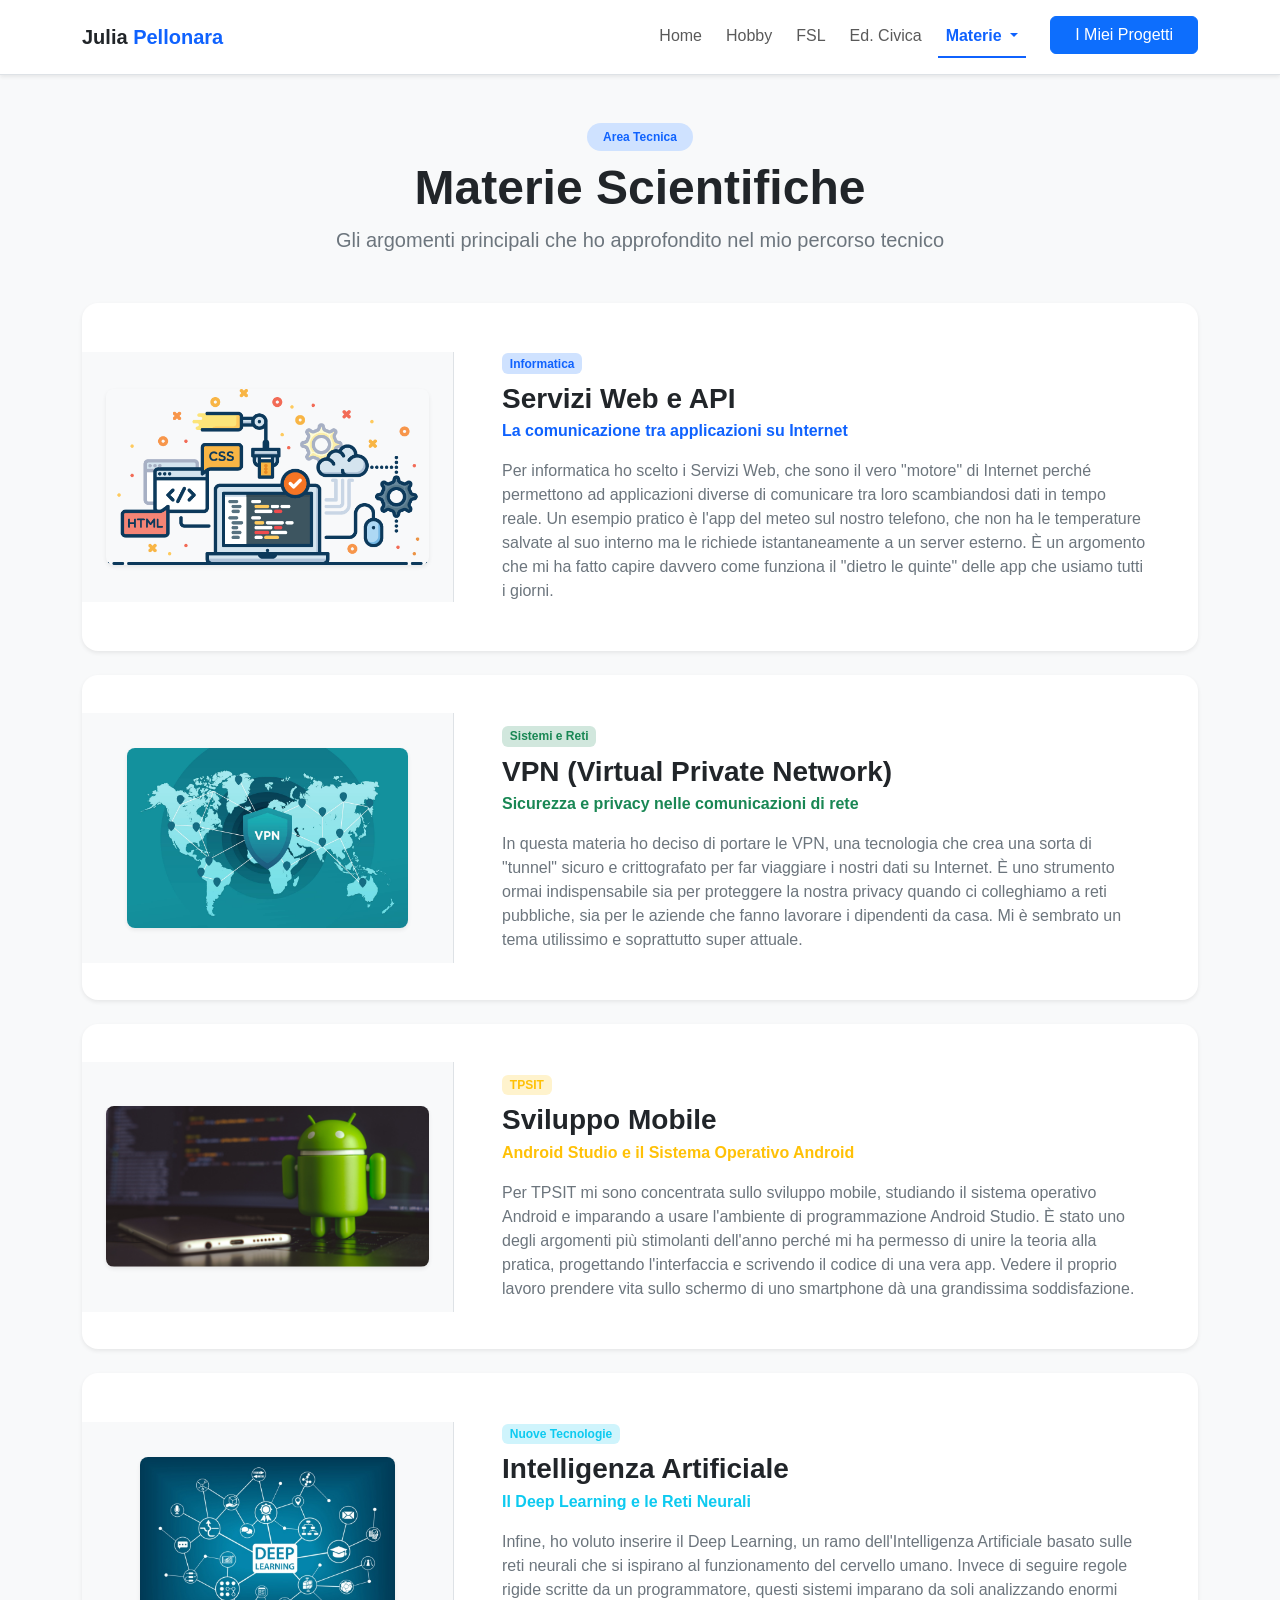
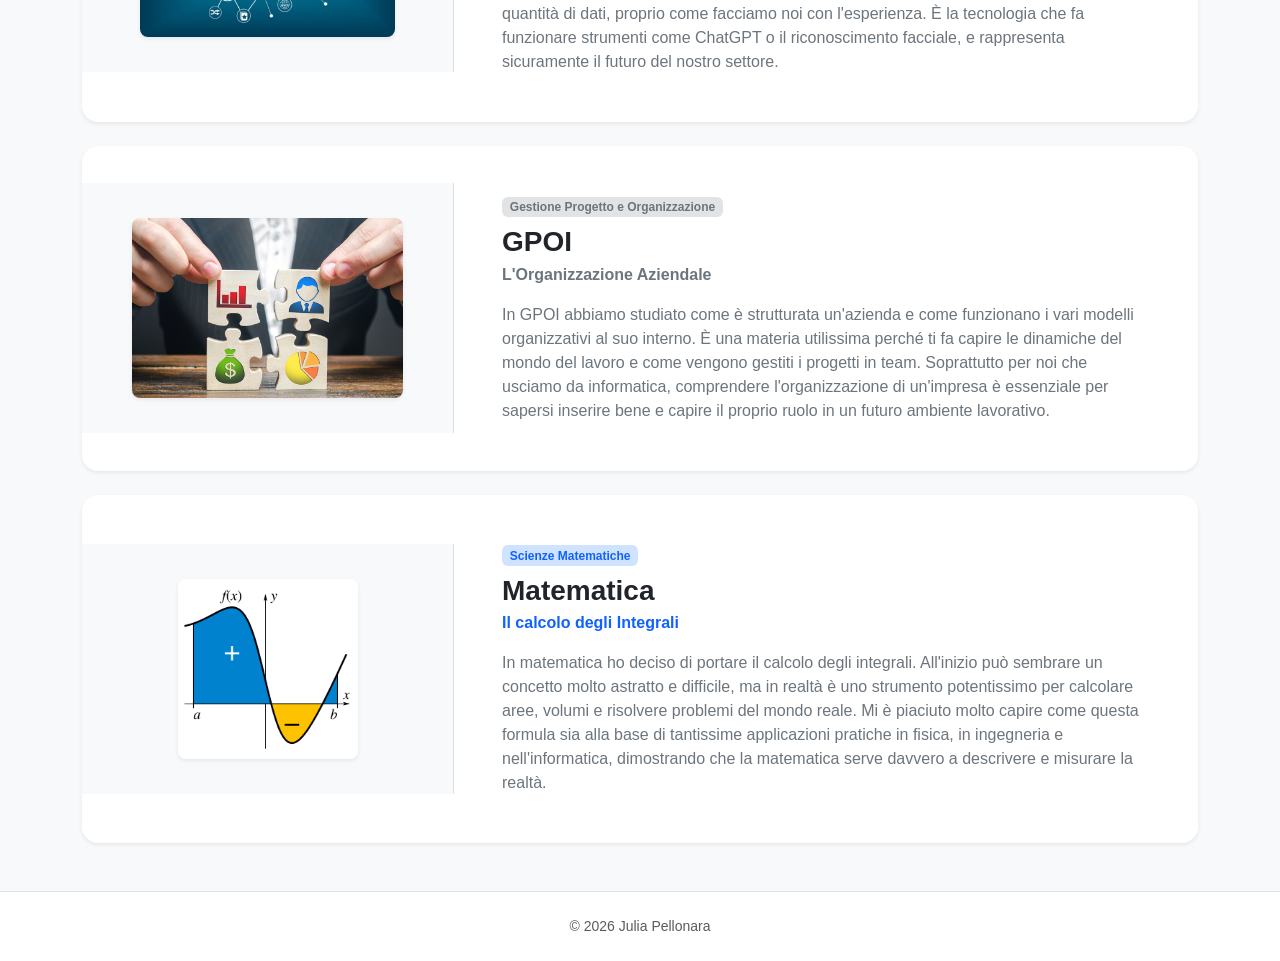
<file: scientifiche.html>
<!DOCTYPE html>
<html lang="it">
<head>
    <meta charset="UTF-8">
    <meta name="viewport" content="width=device-width, initial-scale=1.0">
    <title>Portfolio | Materie Scientifiche</title>
    <link href="https://cdn.jsdelivr.net/npm/bootstrap@5.3.2/dist/css/bootstrap.min.css" rel="stylesheet">
    <link rel="stylesheet" href="style.css">
</head>
<body class="d-flex flex-column min-vh-100 bg-light">

    <nav class="navbar navbar-expand-lg navbar-light bg-white border-bottom shadow-sm sticky-top py-3">
        <div class="container">
            <a class="navbar-brand fw-bold text-primary" href="index.html">
                <span class="text-dark">Julia</span> Pellonara
            </a>
            <button class="navbar-toggler border-0" type="button" data-bs-toggle="collapse" data-bs-target="#navbarNav">
                <span class="navbar-toggler-icon"></span>
            </button>
            <div class="collapse navbar-collapse" id="navbarNav">
                <ul class="navbar-nav ms-auto gap-2">
                    <li class="nav-item"><a class="nav-link " href="index.html">Home</a></li>
                    <li class="nav-item"><a class="nav-link " href="hobby.html">Hobby</a></li>
                    <li class="nav-item"><a class="nav-link " href="pcto.html">FSL</a></li>
                    <li class="nav-item"><a class="nav-link " href="edcivica.html">Ed. Civica</a></li>
                    <li class="nav-item dropdown">
                        <a class="nav-link dropdown-toggle active fw-bold" href="#" id="navbarDropdown" role="button" data-bs-toggle="dropdown">
                            Materie
                        </a>
                        <ul class="dropdown-menu border-0 shadow-sm mt-2">
                            <li><a class="dropdown-item py-2" href="scientifiche.html">Area Scientifica</a></li>
                            <li><a class="dropdown-item py-2" href="umanistiche.html">Area Umanistica</a></li>
                        </ul>
                    </li>
                    <li class="nav-item"><a class="btn btn-primary px-4 ms-lg-3" href="progetti.html">I Miei Progetti</a></li>
                </ul>
            </div>
        </div>
    </nav>

    <main class="container py-5">
        <div class="text-center mb-5">
            <span class="badge bg-primary-subtle text-primary px-3 py-2 rounded-pill fw-semibold mb-2">Area Tecnica</span>
            <h1 class="display-5 fw-bold text-dark">Materie Scientifiche</h1>
            <p class="text-secondary lead">Gli argomenti principali che ho approfondito nel mio percorso tecnico</p>
        </div>

        <div class="row g-4">
            
            <div class="col-12">
                <div class="card border-0 shadow-sm rounded-4 overflow-hidden bg-white hover-lift">
                    <div class="row g-0 align-items-center">
                        <div class="col-md-4 bg-light p-4 text-center d-flex justify-content-center align-items-center border-end" style="min-height: 250px;">
                            <img src="images/WebService.png" alt="Schema dei Servizi Web e API" class="img-fluid rounded-3 shadow-sm" style="max-height: 180px;">
                        </div>
                        <div class="col-md-8 p-4 p-md-5">
                            <span class="badge bg-primary-subtle text-primary mb-2">Informatica</span>
                            <h3 class="fw-bold text-dark mb-1">Servizi Web e API</h3>
                            <p class="text-primary fw-semibold mb-3">La comunicazione tra applicazioni su Internet</p>
                            <div class="text-secondary fs-6 lh-base">
                                <p class="mb-0">
                                    Per informatica ho scelto i Servizi Web, che sono il vero "motore" di Internet perché permettono ad applicazioni diverse di comunicare tra loro scambiandosi dati in tempo reale. Un esempio pratico è l'app del meteo sul nostro telefono, che non ha le temperature salvate al suo interno ma le richiede istantaneamente a un server esterno. È un argomento che mi ha fatto capire davvero come funziona il "dietro le quinte" delle app che usiamo tutti i giorni.
                                </p>
                            </div>
                        </div>
                    </div>
                </div>
            </div>

            <div class="col-12">
                <div class="card border-0 shadow-sm rounded-4 overflow-hidden bg-white hover-lift">
                    <div class="row g-0 align-items-center">
                        <div class="col-md-4 bg-light p-4 text-center d-flex justify-content-center align-items-center border-end" style="min-height: 250px;">
                            <img src="images/VPN.JPG" alt="Schema di funzionamento di una VPN" class="img-fluid rounded-3 shadow-sm" style="max-height: 180px;">
                        </div>
                        <div class="col-md-8 p-4 p-md-5">
                            <span class="badge bg-success-subtle text-success mb-2">Sistemi e Reti</span>
                            <h3 class="fw-bold text-dark mb-1">VPN (Virtual Private Network)</h3>
                            <p class="text-success fw-semibold mb-3">Sicurezza e privacy nelle comunicazioni di rete</p>
                            <div class="text-secondary fs-6 lh-base">
                                <p class="mb-0">
                                    In questa materia ho deciso di portare le VPN, una tecnologia che crea una sorta di "tunnel" sicuro e crittografato per far viaggiare i nostri dati su Internet. È uno strumento ormai indispensabile sia per proteggere la nostra privacy quando ci colleghiamo a reti pubbliche, sia per le aziende che fanno lavorare i dipendenti da casa. Mi è sembrato un tema utilissimo e soprattutto super attuale.
                                </p>
                            </div>
                        </div>
                    </div>
                </div>
            </div>

            <div class="col-12">
                <div class="card border-0 shadow-sm rounded-4 overflow-hidden bg-white hover-lift">
                    <div class="row g-0 align-items-center">
                        <div class="col-md-4 bg-light p-4 text-center d-flex justify-content-center align-items-center border-end" style="min-height: 250px;">
                            <img src="images/Android.PNG" alt="Logo Android Studio e Smartphone" class="img-fluid rounded-3 shadow-sm" style="max-height: 180px;">
                        </div>
                        <div class="col-md-8 p-4 p-md-5">
                            <span class="badge bg-warning-subtle text-warning mb-2">TPSIT</span>
                            <h3 class="fw-bold text-dark mb-1">Sviluppo Mobile</h3>
                            <p class="text-warning fw-semibold mb-3">Android Studio e il Sistema Operativo Android</p>
                            <div class="text-secondary fs-6 lh-base">
                                <p class="mb-0">
                                    Per TPSIT mi sono concentrata sullo sviluppo mobile, studiando il sistema operativo Android e imparando a usare l'ambiente di programmazione Android Studio. È stato uno degli argomenti più stimolanti dell'anno perché mi ha permesso di unire la teoria alla pratica, progettando l'interfaccia e scrivendo il codice di una vera app. Vedere il proprio lavoro prendere vita sullo schermo di uno smartphone dà una grandissima soddisfazione.
                                </p>
                            </div>
                        </div>
                    </div>
                </div>
            </div>

            <div class="col-12">
                <div class="card border-0 shadow-sm rounded-4 overflow-hidden bg-white hover-lift">
                    <div class="row g-0 align-items-center">
                        <div class="col-md-4 bg-light p-4 text-center d-flex justify-content-center align-items-center border-end" style="min-height: 250px;">
                            <img src="images/DeepLearning.jpg" alt="Rappresentazione di una Rete Neurale" class="img-fluid rounded-3 shadow-sm" style="max-height: 180px;">
                        </div>
                        <div class="col-md-8 p-4 p-md-5">
                            <span class="badge bg-info-subtle text-info mb-2">Nuove Tecnologie</span>
                            <h3 class="fw-bold text-dark mb-1">Intelligenza Artificiale</h3>
                            <p class="text-info fw-semibold mb-3">Il Deep Learning e le Reti Neurali</p>
                            <div class="text-secondary fs-6 lh-base">
                                <p class="mb-0">
                                    Infine, ho voluto inserire il Deep Learning, un ramo dell'Intelligenza Artificiale basato sulle reti neurali che si ispirano al funzionamento del cervello umano. Invece di seguire regole rigide scritte da un programmatore, questi sistemi imparano da soli analizzando enormi quantità di dati, proprio come facciamo noi con l'esperienza. È la tecnologia che fa funzionare strumenti come ChatGPT o il riconoscimento facciale, e rappresenta sicuramente il futuro del nostro settore.
                                </p>
                            </div>
                        </div>
                    </div>
                </div>
            </div>

            <div class="col-12">
            <div class="card border-0 shadow-sm rounded-4 overflow-hidden bg-white hover-lift">
                <div class="row g-0 align-items-center">
                    <div class="col-md-4 bg-light p-4 text-center d-flex justify-content-center align-items-center border-end" style="min-height: 250px;">
                        <img src="images/GestioneAziendale.JPG" alt="Schema Organizzazione Aziendale" class="img-fluid rounded-3 shadow-sm" style="max-height: 180px;">
                    </div>
                    <div class="col-md-8 p-4 p-md-5">
                        <span class="badge bg-secondary-subtle text-secondary mb-2">Gestione Progetto e Organizzazione</span>
                        <h3 class="fw-bold text-dark mb-1">GPOI</h3>
                        <p class="text-secondary fw-semibold mb-3">L'Organizzazione Aziendale</p>
                        <div class="text-secondary fs-6 lh-base">
                            <p class="mb-0">
                                In GPOI abbiamo studiato come è strutturata un'azienda e come funzionano i vari modelli organizzativi al suo interno. È una materia utilissima perché ti fa capire le dinamiche del mondo del lavoro e come vengono gestiti i progetti in team. Soprattutto per noi che usciamo da informatica, comprendere l'organizzazione di un'impresa è essenziale per sapersi inserire bene e capire il proprio ruolo in un futuro ambiente lavorativo.
                            </p>
                        </div>
                    </div>
                </div>
            </div>
            <br>
            <div class="col-12">
            <div class="card border-0 shadow-sm rounded-4 overflow-hidden bg-white hover-lift">
                <div class="row g-0 align-items-center">
                    <div class="col-md-4 bg-light p-4 text-center d-flex justify-content-center align-items-center border-end" style="min-height: 250px;">
                        <img src="images/Integralipng.png" alt="Calcolo degli Integrali" class="img-fluid rounded-3 shadow-sm" style="max-height: 180px;">
                    </div>
                    <div class="col-md-8 p-4 p-md-5">
                        <span class="badge bg-primary-subtle text-primary mb-2">Scienze Matematiche</span>
                        <h3 class="fw-bold text-dark mb-1">Matematica</h3>
                        <p class="text-primary fw-semibold mb-3">Il calcolo degli Integrali</p>
                        <div class="text-secondary fs-6 lh-base">
                            <p class="mb-0">
                                In matematica ho deciso di portare il calcolo degli integrali. All'inizio può sembrare un concetto molto astratto e difficile, ma in realtà è uno strumento potentissimo per calcolare aree, volumi e risolvere problemi del mondo reale. Mi è piaciuto molto capire come questa formula sia alla base di tantissime applicazioni pratiche in fisica, in ingegneria e nell'informatica, dimostrando che la matematica serve davvero a descrivere e misurare la realtà.
                            </p>
                        </div>
                    </div>
                </div>
            </div>
        </div>
    </main>

    <footer class="bg-white border-top py-4 mt-auto">
        <div class="container text-center">
            <p class="mb-0 text-muted small">&copy; 2026 Julia Pellonara</p>
        </div>
    </footer>

    <script src="https://cdn.jsdelivr.net/npm/bootstrap@5.3.2/dist/js/bootstrap.bundle.min.js"></script>
</body>
</html>
</file>
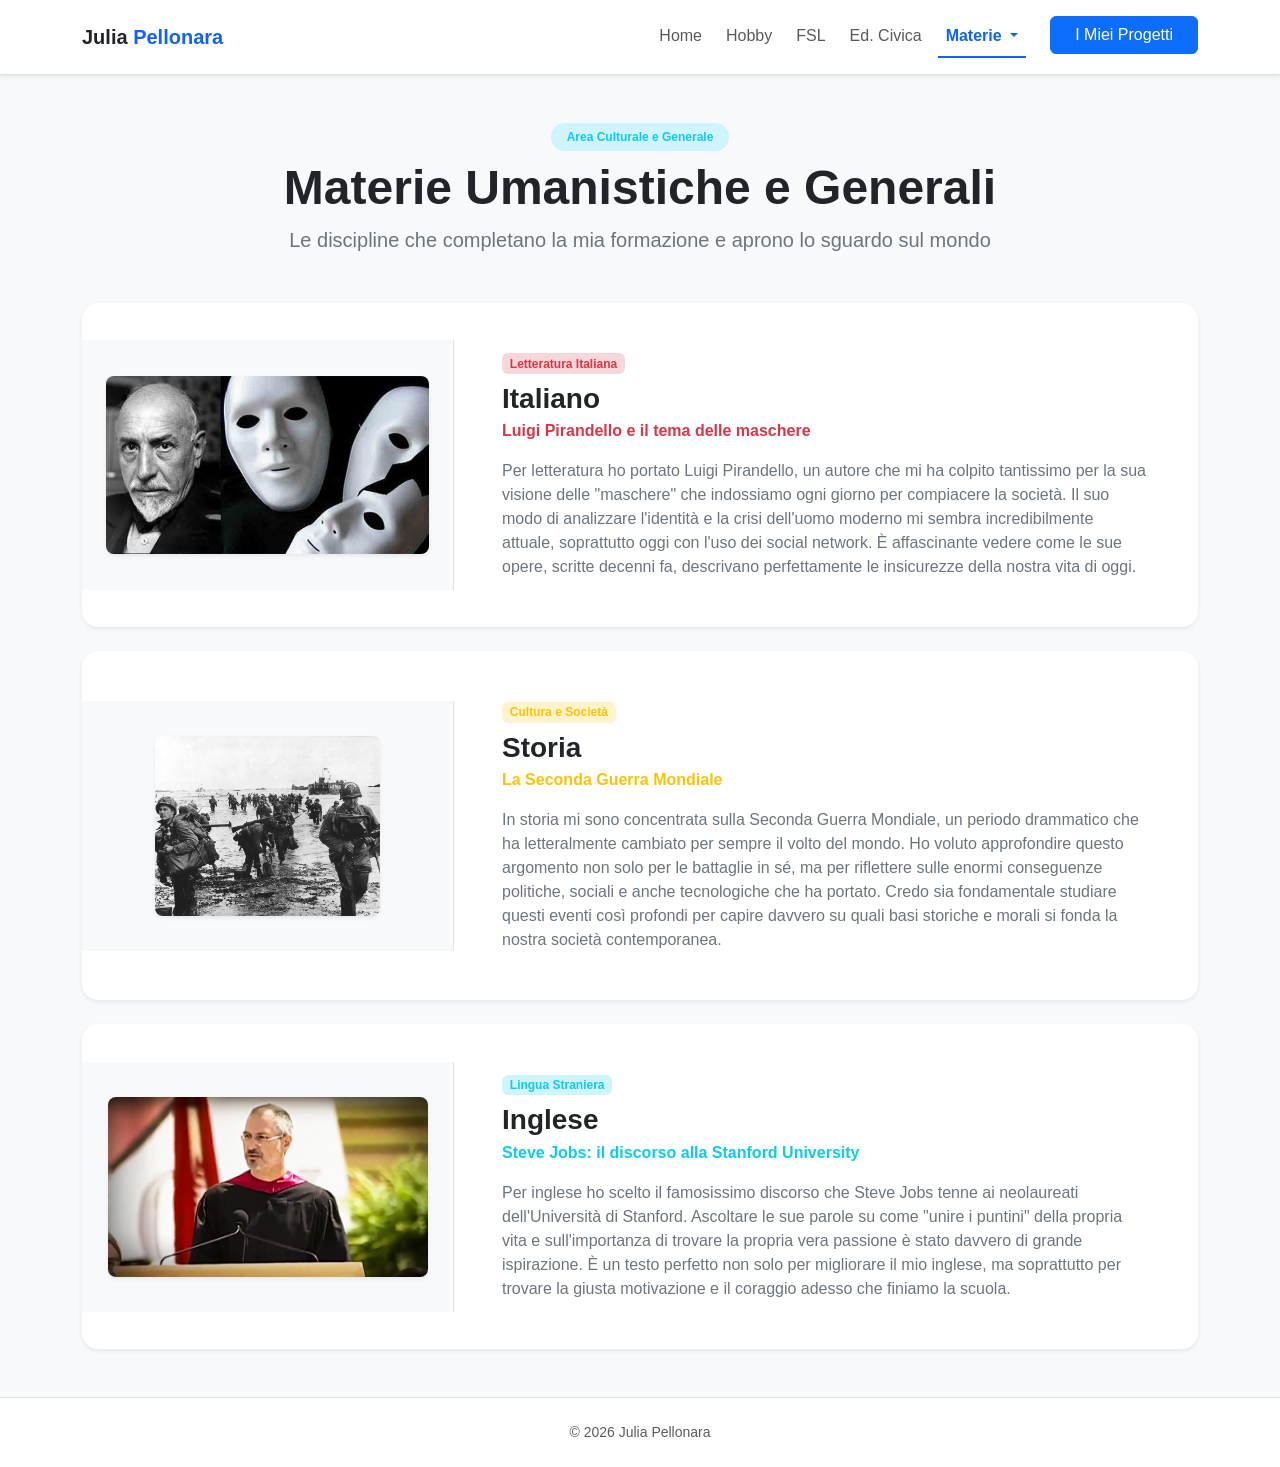
<file: umanistiche.html>
<!DOCTYPE html>
<html lang="it">
<head>
    <meta charset="UTF-8">
    <meta name="viewport" content="width=device-width, initial-scale=1.0">
    <title>Portfolio | Materie Umanistiche</title>
    <link href="https://cdn.jsdelivr.net/npm/bootstrap@5.3.2/dist/css/bootstrap.min.css" rel="stylesheet">
    <link rel="stylesheet" href="style.css">
</head>
<body class="d-flex flex-column min-vh-100 bg-light">


    <nav class="navbar navbar-expand-lg navbar-light bg-white border-bottom shadow-sm sticky-top py-3">
        <div class="container">
            <a class="navbar-brand fw-bold text-primary" href="index.html">
                <span class="text-dark">Julia</span> Pellonara
            </a>
            <button class="navbar-toggler border-0" type="button" data-bs-toggle="collapse" data-bs-target="#navbarNav">
                <span class="navbar-toggler-icon"></span>
            </button>
            <div class="collapse navbar-collapse" id="navbarNav">
                <ul class="navbar-nav ms-auto gap-2">
                    <li class="nav-item"><a class="nav-link " href="index.html">Home</a></li>
                    <li class="nav-item"><a class="nav-link " href="hobby.html">Hobby</a></li>
                    <li class="nav-item"><a class="nav-link " href="pcto.html">FSL</a></li>
                    <li class="nav-item"><a class="nav-link " href="edcivica.html">Ed. Civica</a></li>
                    <li class="nav-item dropdown">
                        <a class="nav-link dropdown-toggle active fw-bold" href="#" id="navbarDropdown" role="button" data-bs-toggle="dropdown">
                            Materie
                        </a>
                        <ul class="dropdown-menu border-0 shadow-sm mt-2">
                            <li><a class="dropdown-item py-2" href="scientifiche.html">Area Scientifica</a></li>
                            <li><a class="dropdown-item py-2" href="umanistiche.html">Area Umanistica</a></li>
                        </ul>
                    </li>
                    <li class="nav-item"><a class="btn btn-primary px-4 ms-lg-3" href="progetti.html">I Miei Progetti</a></li>
                </ul>
            </div>
        </div>
    </nav>

    <main class="container py-5">
    <div class="text-center mb-5">
        <span class="badge bg-info-subtle text-info px-3 py-2 rounded-pill fw-semibold mb-2">Area Culturale e Generale</span>
        <h1 class="display-5 fw-bold text-dark">Materie Umanistiche e Generali</h1>
        <p class="text-secondary lead">Le discipline che completano la mia formazione e aprono lo sguardo sul mondo</p>
    </div>

    <div class="row g-4">
        
        <div class="col-12">
            <div class="card border-0 shadow-sm rounded-4 overflow-hidden bg-white hover-lift">
                <div class="row g-0 align-items-center">
                    <div class="col-md-4 bg-light p-4 text-center d-flex justify-content-center align-items-center border-end" style="min-height: 250px;">
                        <img src="images/LuigiPirandello.JPG" alt="Luigi Pirandello e il tema delle maschere" class="img-fluid rounded-3 shadow-sm" style="max-height: 180px;">
                    </div>
                    <div class="col-md-8 p-4 p-md-5">
                        <span class="badge bg-danger-subtle text-danger mb-2">Letteratura Italiana</span>
                        <h3 class="fw-bold text-dark mb-1">Italiano</h3>
                        <p class="text-danger fw-semibold mb-3">Luigi Pirandello e il tema delle maschere</p>
                        <div class="text-secondary fs-6 lh-base">
                            <p class="mb-0">
                                Per letteratura ho portato Luigi Pirandello, un autore che mi ha colpito tantissimo per la sua visione delle "maschere" che indossiamo ogni giorno per compiacere la società. Il suo modo di analizzare l'identità e la crisi dell'uomo moderno mi sembra incredibilmente attuale, soprattutto oggi con l'uso dei social network. È affascinante vedere come le sue opere, scritte decenni fa, descrivano perfettamente le insicurezze della nostra vita di oggi.
                            </p>
                        </div>
                    </div>
                </div>
            </div>
        </div>

        <div class="col-12">
            <div class="card border-0 shadow-sm rounded-4 overflow-hidden bg-white hover-lift">
                <div class="row g-0 align-items-center">
                    <div class="col-md-4 bg-light p-4 text-center d-flex justify-content-center align-items-center border-end" style="min-height: 250px;">
                        <img src="images/2GuerraMondiale.JPG" alt="Seconda Guerra Mondiale" class="img-fluid rounded-3 shadow-sm" style="max-height: 180px;">
                    </div>
                    <div class="col-md-8 p-4 p-md-5">
                        <span class="badge bg-warning-subtle text-warning mb-2">Cultura e Società</span>
                        <h3 class="fw-bold text-dark mb-1">Storia</h3>
                        <p class="text-warning fw-semibold mb-3">La Seconda Guerra Mondiale</p>
                        <div class="text-secondary fs-6 lh-base">
                            <p class="mb-0">
                                In storia mi sono concentrata sulla Seconda Guerra Mondiale, un periodo drammatico che ha letteralmente cambiato per sempre il volto del mondo. Ho voluto approfondire questo argomento non solo per le battaglie in sé, ma per riflettere sulle enormi conseguenze politiche, sociali e anche tecnologiche che ha portato. Credo sia fondamentale studiare questi eventi così profondi per capire davvero su quali basi storiche e morali si fonda la nostra società contemporanea.
                            </p>
                        </div>
                    </div>
                </div>
            </div>
        </div>

        <div class="col-12">
            <div class="card border-0 shadow-sm rounded-4 overflow-hidden bg-white hover-lift">
                <div class="row g-0 align-items-center">
                    <div class="col-md-4 bg-light p-4 text-center d-flex justify-content-center align-items-center border-end" style="min-height: 250px;">
                        <img src="images/SteveJobs.JPG" alt="Steve Jobs alla Stanford University" class="img-fluid rounded-3 shadow-sm" style="max-height: 180px;">
                    </div>
                    <div class="col-md-8 p-4 p-md-5">
                        <span class="badge bg-info-subtle text-info mb-2">Lingua Straniera</span>
                        <h3 class="fw-bold text-dark mb-1">Inglese</h3>
                        <p class="text-info fw-semibold mb-3">Steve Jobs: il discorso alla Stanford University</p>
                        <div class="text-secondary fs-6 lh-base">
                            <p class="mb-0">
                                Per inglese ho scelto il famosissimo discorso che Steve Jobs tenne ai neolaureati dell'Università di Stanford. Ascoltare le sue parole su come "unire i puntini" della propria vita e sull'importanza di trovare la propria vera passione è stato davvero di grande ispirazione. È un testo perfetto non solo per migliorare il mio inglese, ma soprattutto per trovare la giusta motivazione e il coraggio adesso che finiamo la scuola.
                            </p>
                        </div>
                    </div>
                </div>
            </div>
        </div>

        

    </div>
</main>

    <footer class="bg-white border-top py-4 mt-auto">
        <div class="container text-center">
            <p class="mb-0 text-muted small">&copy; 2026 Julia Pellonara</p>
        </div>
    </footer>


    <script src="https://cdn.jsdelivr.net/npm/bootstrap@5.3.2/dist/js/bootstrap.bundle.min.js"></script>
</body>
</html>
</file>
<file: style.css>
body {
    font-family: -apple-system, BlinkMacSystemFont, "Segoe UI", Roboto, "Helvetica Neue", Arial, sans-serif;
}

:root {
    --bs-primary: #0f62fe;
    --bs-primary-rgb: 15, 98, 254;
}

.hover-lift {
    transition: transform 0.2s ease-in-out, box-shadow 0.2s ease-in-out;
}

.hover-lift:hover {
    transform: translateY(-5px);
    box-shadow: 0 10px 20px rgba(0,0,0,0.08) !important;
}

.navbar-nav .nav-link.active {
    color: var(--bs-primary) !important;
    border-bottom: 2px solid var(--bs-primary);
}

.navbar-nav .nav-link {
    border-bottom: 2px solid transparent;
    transition: border-color 0.2s;
}

.navbar-nav .nav-link:hover {
    border-bottom: 2px solid #dee2e6;
}
</file>
